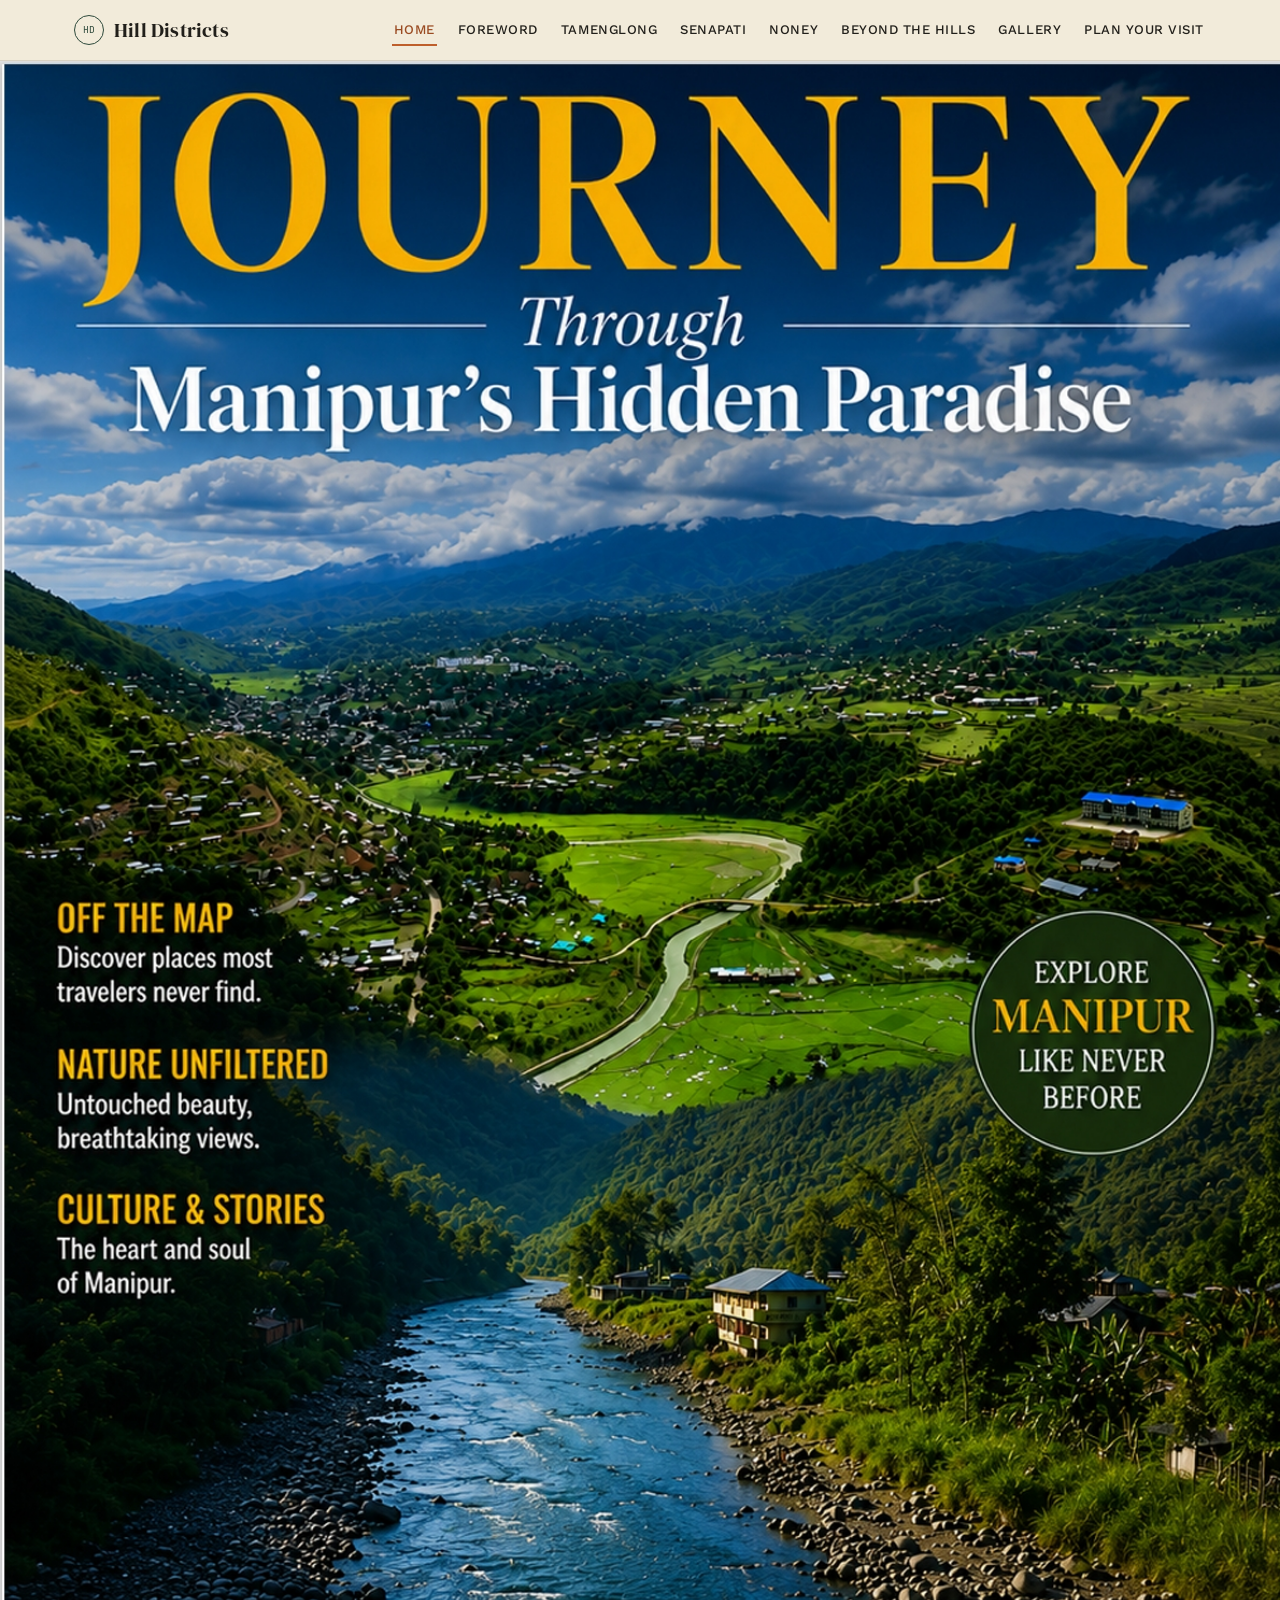
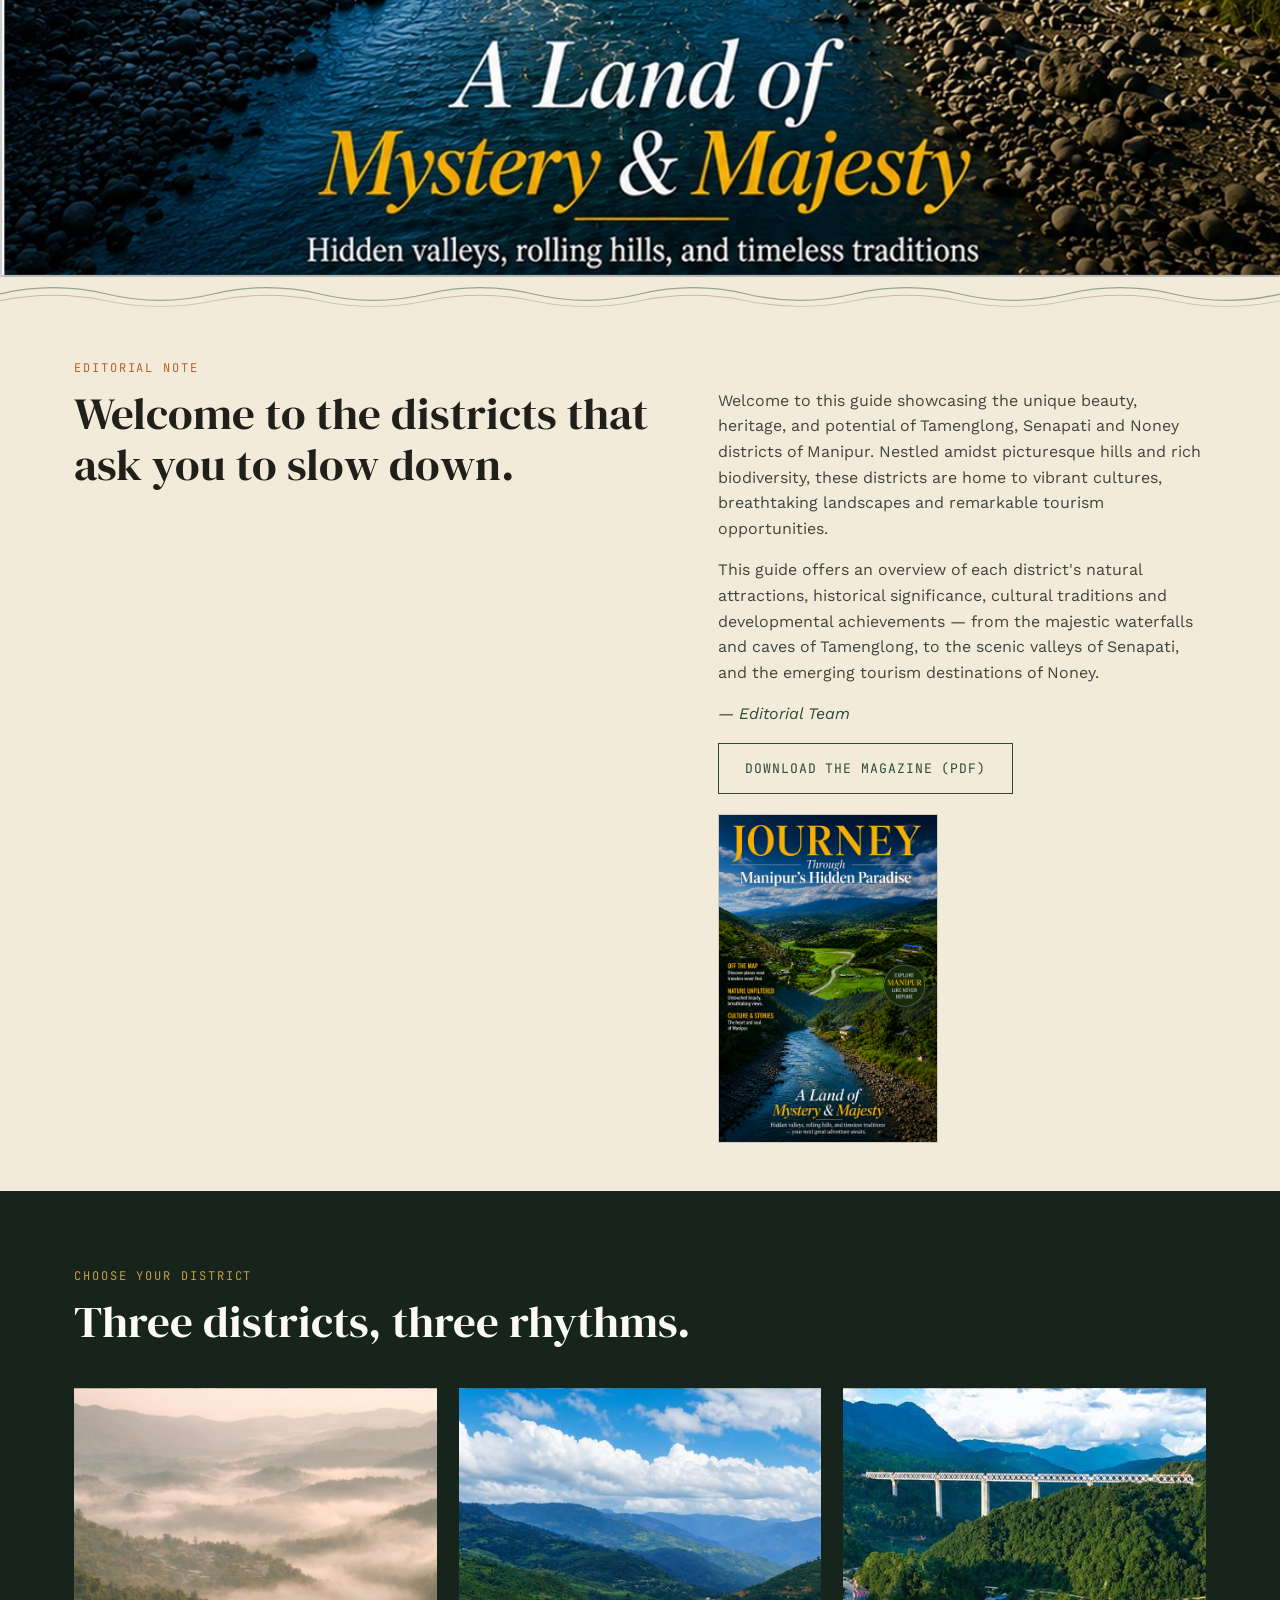
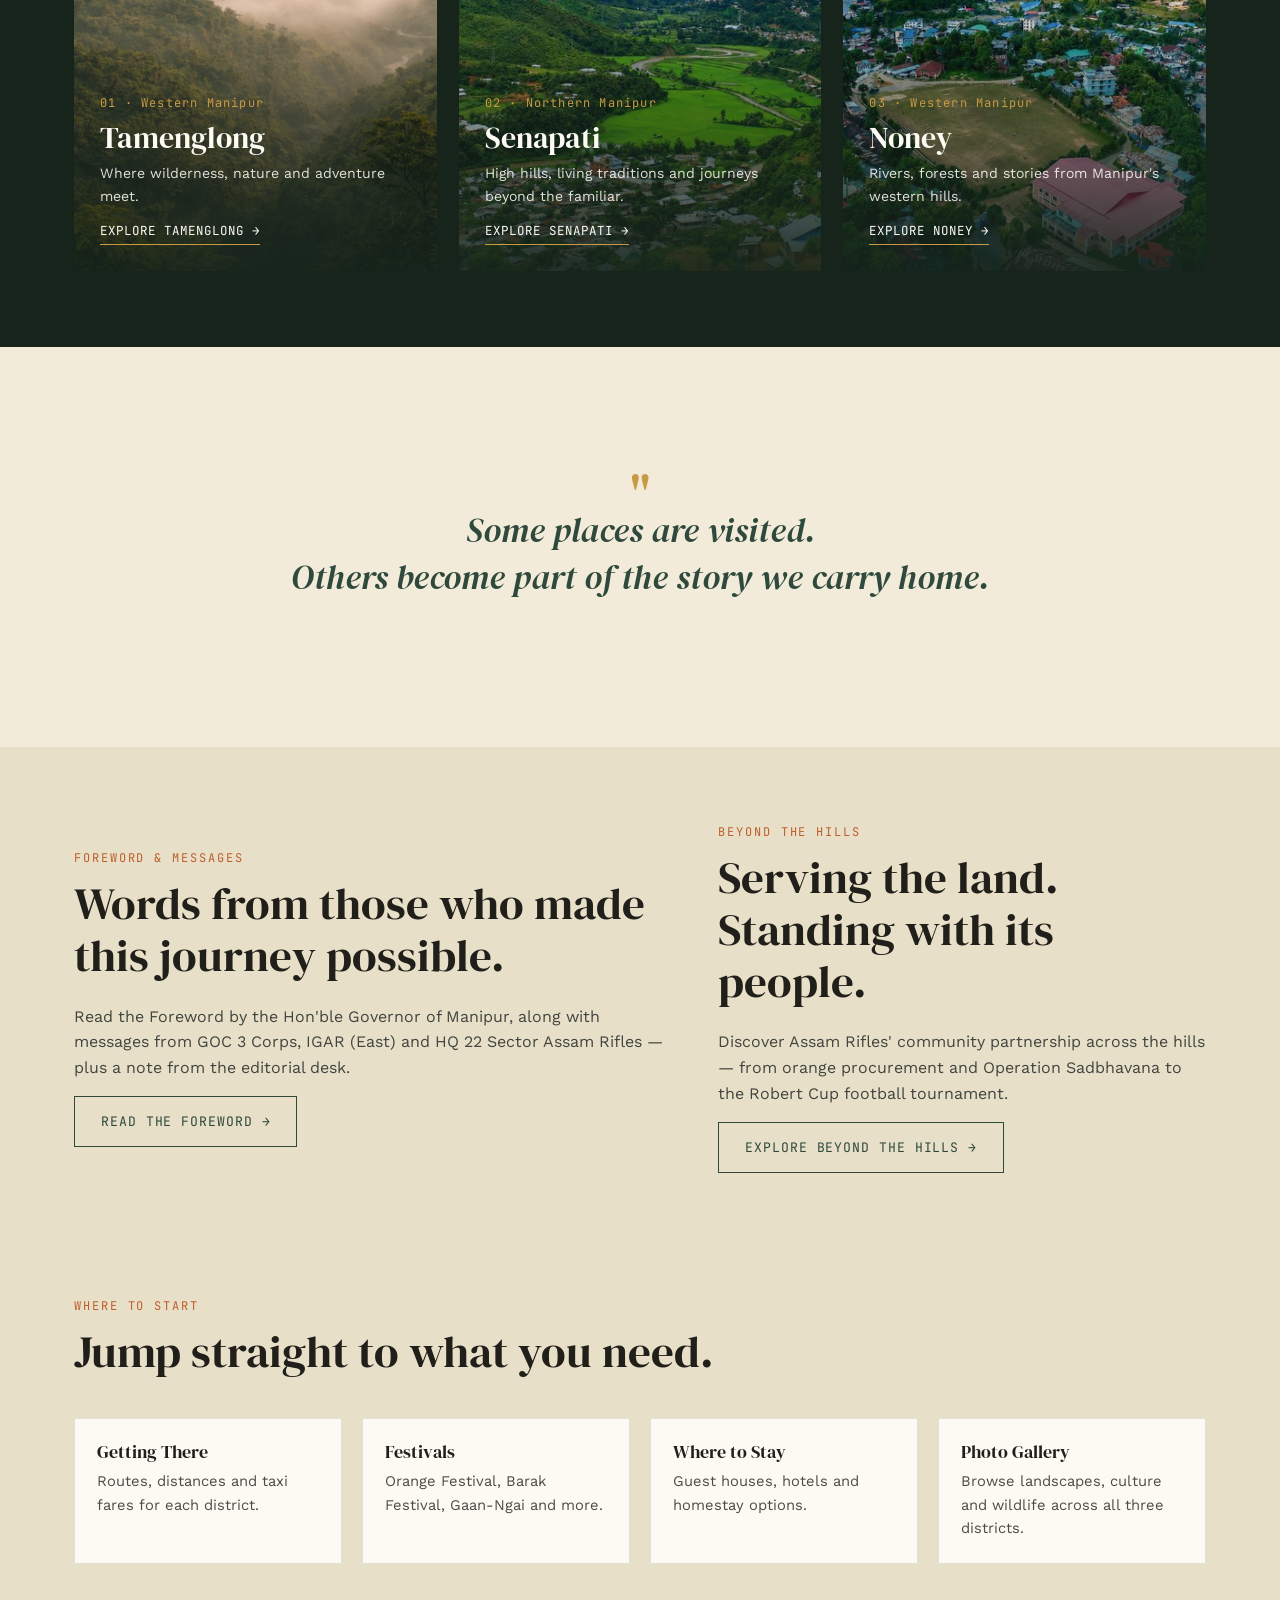
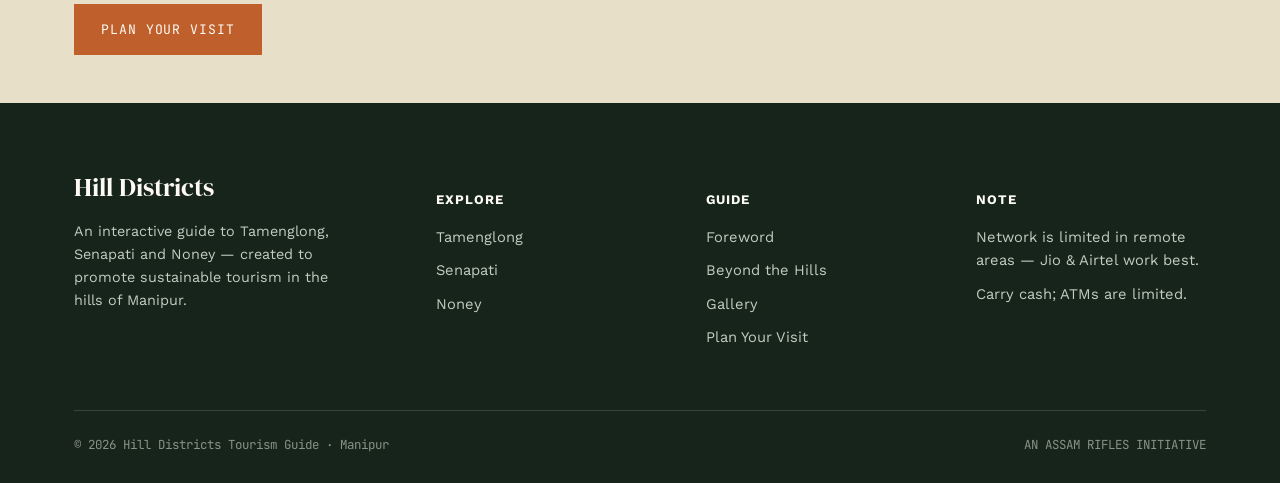
<file: index.html>
<!DOCTYPE html>
<html lang="en">
<head>
<meta charset="UTF-8">
<meta name="viewport" content="width=device-width, initial-scale=1.0">
<title>Tamenglong · Senapati · Noney — Hill Districts of Manipur</title>
<meta name="description" content="An interactive guide to Tamenglong, Senapati and Noney — the western and northern hill districts of Manipur. Waterfalls, valleys, festivals, tribes and travel essentials.">
<link rel="preconnect" href="https://fonts.googleapis.com">
<link rel="stylesheet" href="css/style.css">
</head>
<body>

<header class="topbar">
  <div class="topbar-inner">
    <a href="index.html" class="brand"><span class="mark">HD</span> Hill Districts</a>
    <nav class="nav-links" id="navLinks">
      <a href="index.html" class="active">Home</a>
      <a href="about.html">Foreword</a>
      <a href="tamenglong.html">Tamenglong</a>
      <a href="senapati.html">Senapati</a>
      <a href="noney.html">Noney</a>
      <a href="beyond-the-hills.html">Beyond the Hills</a>
      <a href="gallery.html">Gallery</a>
      <a href="plan-your-visit.html">Plan Your Visit</a>
    </nav>
    <button class="nav-toggle" aria-label="Toggle navigation" aria-expanded="false"><span></span></button>
  </div>
</header>
<img src="images/cover.jpeg" style="width: 100%;">


<svg class="contour" viewBox="0 0 1200 40" preserveAspectRatio="none" aria-hidden="true">
  <path d="M0 20 Q50 5 100 20 T200 20 T300 20 T400 20 T500 20 T600 20 T700 20 T800 20 T900 20 T1000 20 T1100 20 T1200 20" fill="none" stroke="currentColor" stroke-width="1.5" opacity="0.45"/>
  <path d="M0 28 Q50 15 100 28 T200 28 T300 28 T400 28 T500 28 T600 28 T700 28 T800 28 T900 28 T1000 28 T1100 28 T1200 28" fill="none" stroke="currentColor" stroke-width="1" opacity="0.28"/>
</svg>

<section class="section-tight">
  <div class="wrap">
    <span class="kicker">Editorial Note</span>
    <div class="grid-2">
      <div>
        <h2 class="section-title">Welcome to the districts that ask you to slow down.</h2>
      </div>
      <div>
<p class="section-intro">Welcome to this guide showcasing the unique beauty, heritage, and potential of Tamenglong, Senapati and Noney districts of Manipur. Nestled amidst picturesque hills and rich biodiversity, these districts are home to vibrant cultures, breathtaking landscapes and remarkable tourism opportunities.</p>
        <p class="section-intro">This guide offers an overview of each district's natural attractions, historical significance, cultural traditions and developmental achievements — from the majestic waterfalls and caves of Tamenglong, to the scenic valleys of Senapati, and the emerging tourism destinations of Noney.</p>
        

   
         <p class="section-intro" style="font-style:italic; color:var(--moss);">— Editorial Team</p>
        <a href="https://drive.google.com/file/d/1LbftGpK6m1PqzwpmZ2q13ZncwsDZtK9W/view?usp=sharing" target="_blank" class="btn btn-outline">Download the Magazine (PDF)</a>
          <img src="images/home-hero-cover.png" alt="Journey Through Manipur's Hidden Paradise — original magazine cover" style="margin-top:20px; border:1px solid rgba(33,31,26,.15); max-width:220px;">
        </a>
      </div>
    </div>
  </div>
</section>

<section class="section-alt">
  <div class="wrap">
    <span class="kicker">Choose Your District</span>
    <h2 class="section-title text-white mb-40">Three districts, three rhythms.</h2>
    <div class="district-picker">
      <a href="tamenglong.html" class="district-card" style="background-image:url('images/tam-hero-banner.png');">
        <span class="num">01 · Western Manipur</span>
        <h3>Tamenglong</h3>
        <p>Where wilderness, nature and adventure meet.</p>
        <span class="go">Explore Tamenglong →</span>
      </a>
      <a href="senapati.html" class="district-card" style="background-image:url('images/sen-hero-2.jpg');">
        <span class="num">02 · Northern Manipur</span>
        <h3>Senapati</h3>
        <p>High hills, living traditions and journeys beyond the familiar.</p>
        <span class="go">Explore Senapati →</span>
      </a>
      <a href="noney.html" class="district-card" style="background-image:url('images/non-hero-2.jpg');">
        <span class="num">03 · Western Manipur</span>
        <h3>Noney</h3>
        <p>Rivers, forests and stories from Manipur's western hills.</p>
        <span class="go">Explore Noney →</span>
      </a>
    </div>
  </div>
</section>

<section>
  <div class="wrap">
    <div class="pull-quote">
      <span class="quote-mark">"</span>
      <p>Some places are visited.</p>
      <p>Others become part of the story we carry home.</p>
    </div>
  </div>
</section>

<section class="section-parch2">
  <div class="wrap">
    <div class="grid-2" style="align-items:center;">
      <div>
        <span class="kicker">Foreword &amp; Messages</span>
        <h2 class="section-title">Words from those who made this journey possible.</h2>
        <p class="section-intro">Read the Foreword by the Hon'ble Governor of Manipur, along with messages from GOC 3 Corps, IGAR (East) and HQ 22 Sector Assam Rifles — plus a note from the editorial desk.</p>
        <a href="about.html" class="btn btn-outline">Read the Foreword →</a>
      </div>
      <div>
        <span class="kicker">Beyond the Hills</span>
        <h2 class="section-title">Serving the land. Standing with its people.</h2>
        <p class="section-intro">Discover Assam Rifles' community partnership across the hills — from orange procurement and Operation Sadbhavana to the Robert Cup football tournament.</p>
        <a href="beyond-the-hills.html" class="btn btn-outline">Explore Beyond the Hills →</a>
      </div>
    </div>
  </div>
</section>

<section class="section-parch2 section-tight">
  <div class="wrap">
    <span class="kicker">Where to Start</span>
    <h2 class="section-title mb-40">Jump straight to what you need.</h2>
    <div class="grid-4">
      <div class="info-card">
        <h4>Getting There</h4>
        <p>Routes, distances and taxi fares for each district.</p>
      </div>
      <div class="info-card">
        <h4>Festivals</h4>
        <p>Orange Festival, Barak Festival, Gaan-Ngai and more.</p>
      </div>
      <div class="info-card">
        <h4>Where to Stay</h4>
        <p>Guest houses, hotels and homestay options.</p>
      </div>
      <div class="info-card">
        <h4>Photo Gallery</h4>
        <p>Browse landscapes, culture and wildlife across all three districts.</p>
      </div>
    </div>
    <div class="mt-40">
      <a href="plan-your-visit.html" class="btn btn-solid">Plan Your Visit</a>
    </div>
  </div>
</section>

<footer>
  <div class="wrap">
    <div class="footer-grid">
      <div>
        <div class="footer-brand">Hill Districts</div>
        <p style="font-size:.9rem; max-width:280px;">An interactive guide to Tamenglong, Senapati and Noney — created to promote sustainable tourism in the hills of Manipur.</p>
      </div>
      <div>
        <h5>Explore</h5>
        <ul>
          <li><a href="tamenglong.html">Tamenglong</a></li>
          <li><a href="senapati.html">Senapati</a></li>
          <li><a href="noney.html">Noney</a></li>
        </ul>
      </div>
      <div>
        <h5>Guide</h5>
        <ul>
          <li><a href="about.html">Foreword</a></li>
          <li><a href="beyond-the-hills.html">Beyond the Hills</a></li>
          <li><a href="gallery.html">Gallery</a></li>
          <li><a href="plan-your-visit.html">Plan Your Visit</a></li>
        </ul>
      </div>
      <div>
        <h5>Note</h5>
        <ul>
          <li>Network is limited in remote areas — Jio &amp; Airtel work best.</li>
          <li>Carry cash; ATMs are limited.</li>
        </ul>
      </div>
    </div>
    <div class="footer-bottom">
      <span>© 2026 Hill Districts Tourism Guide · Manipur</span>
      <span>AN ASSAM RIFLES INITIATIVE</span>
    </div>
  </div>
</footer>

<script src="js/main.js"></script>
</body>
</html>
</file>
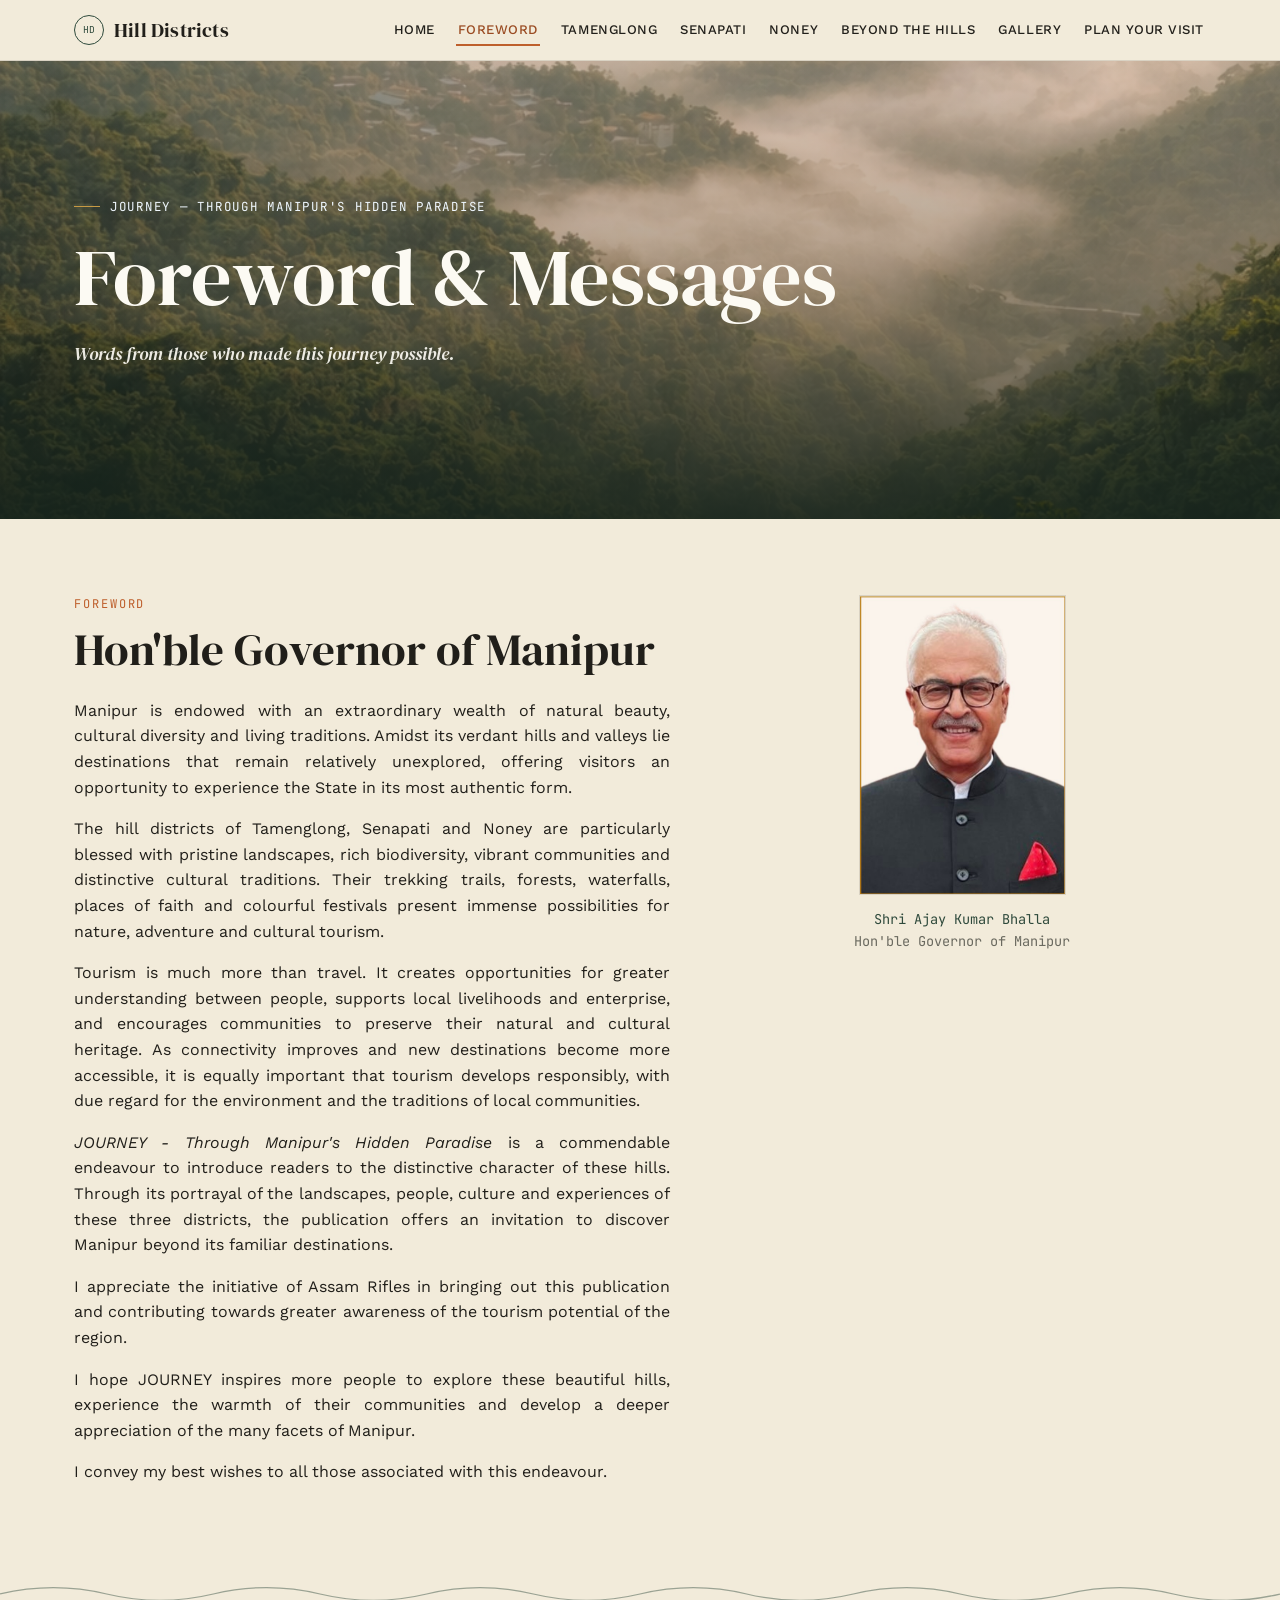
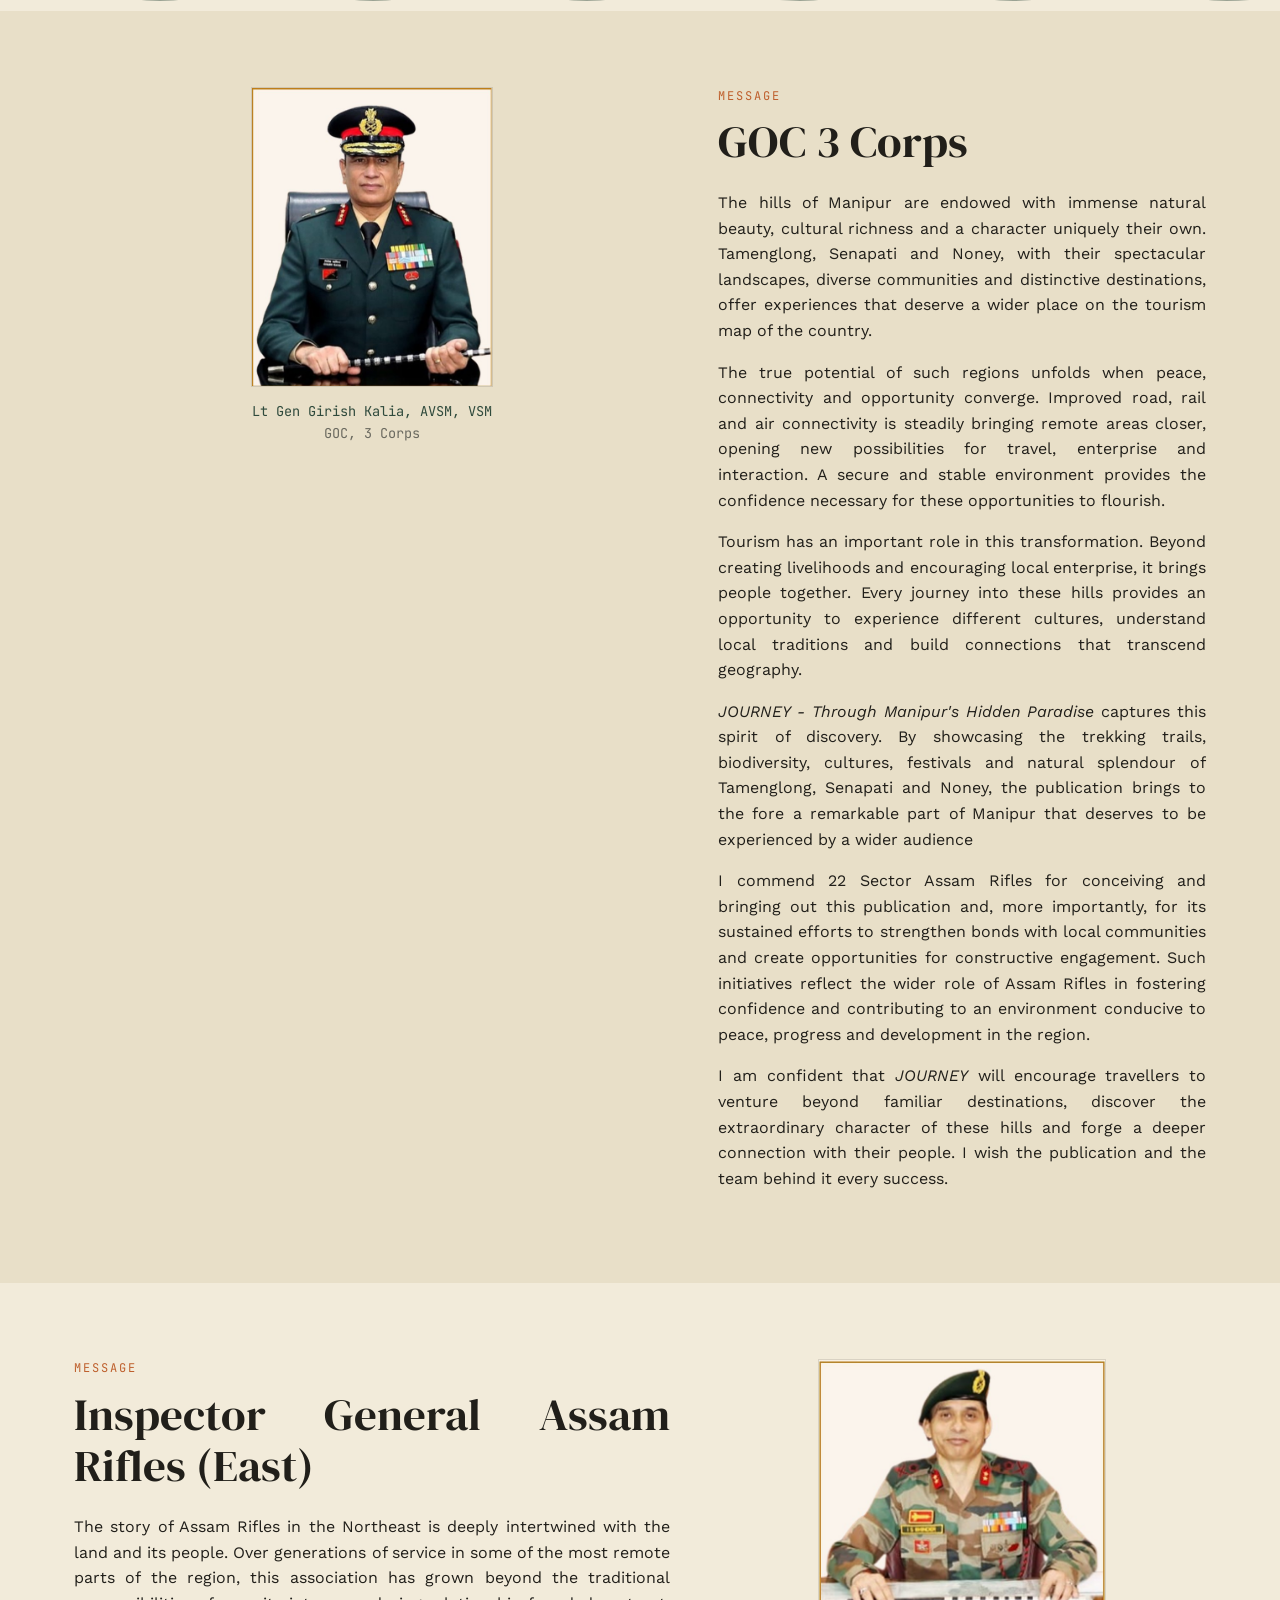
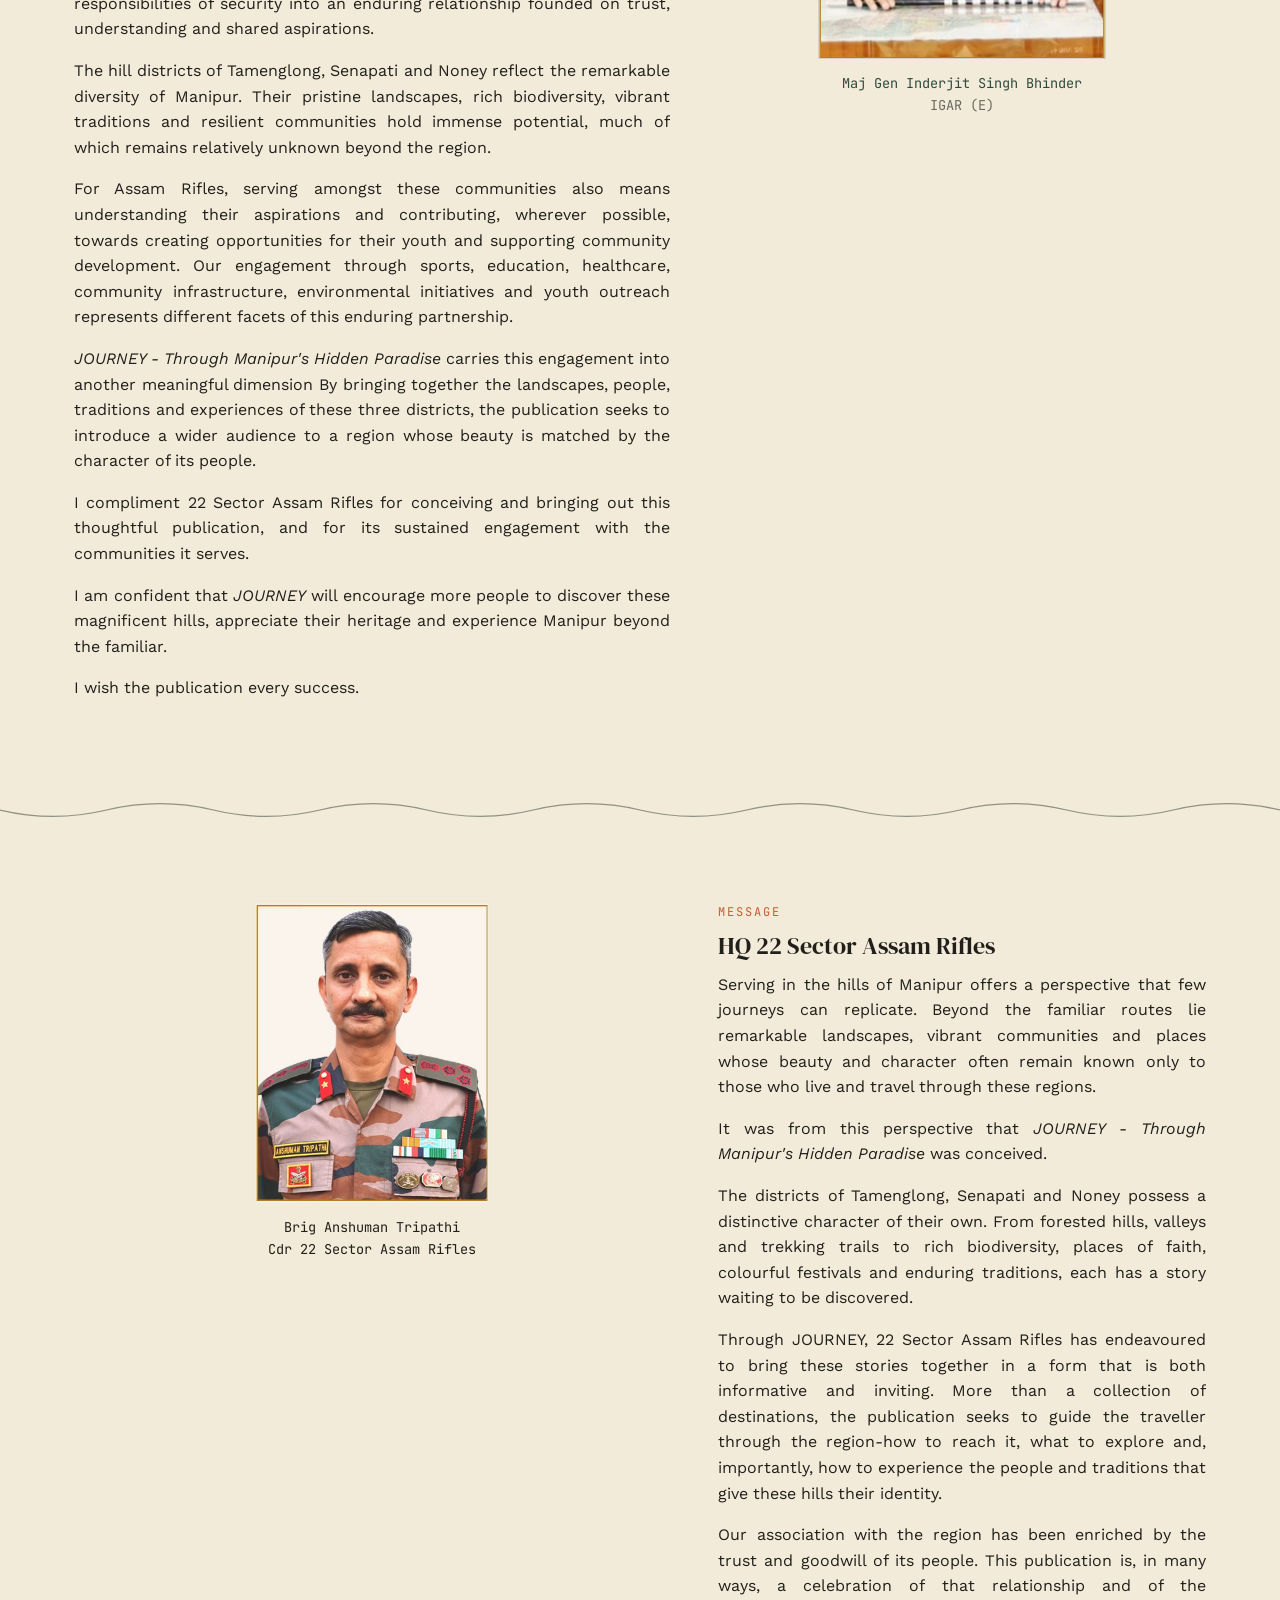
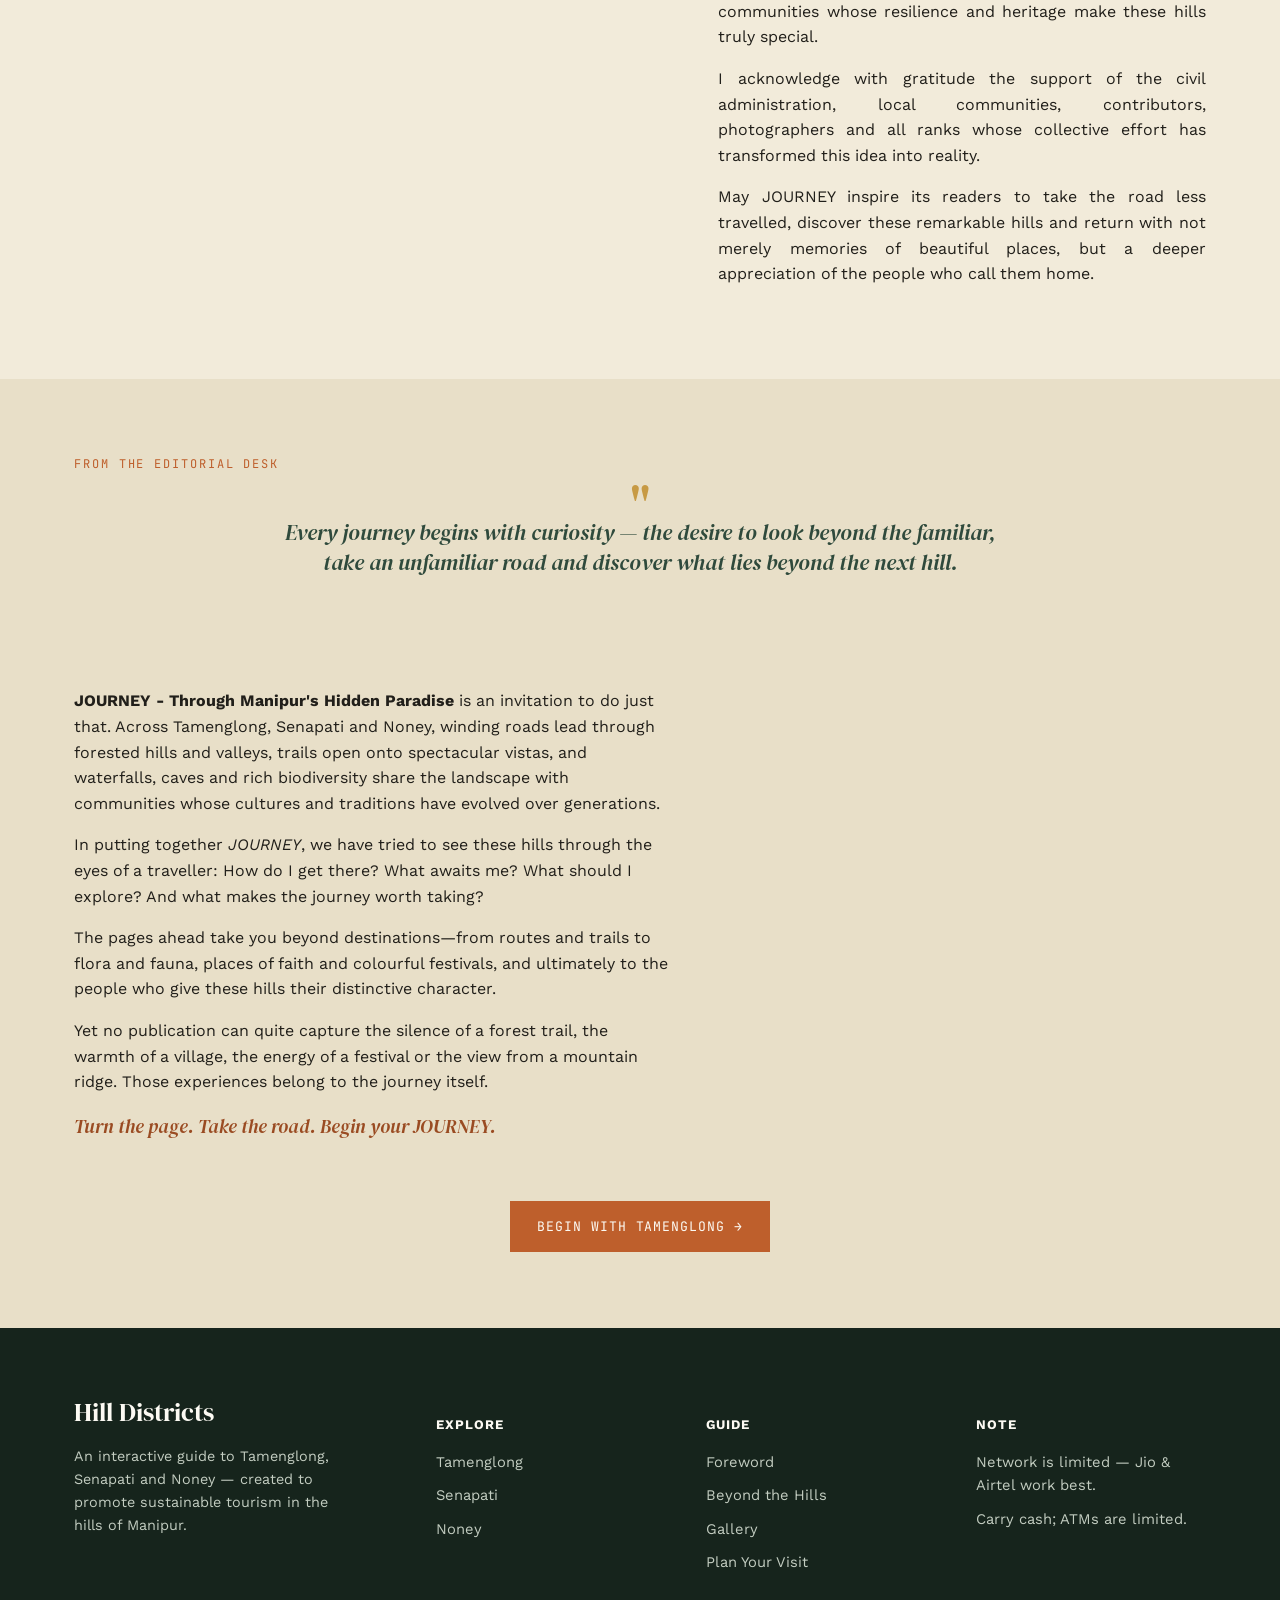
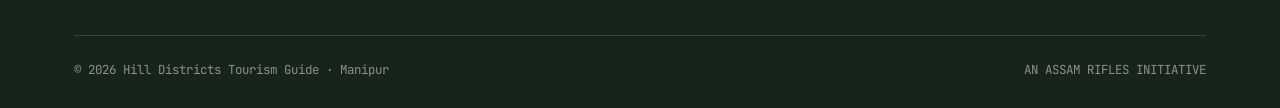
<file: about.html>
<!DOCTYPE html>
<html lang="en">
    <head>
        <meta charset="UTF-8">
        <meta name="viewport" content="width=device-width, initial-scale=1.0">
        <title>Foreword &amp; Messages | Hill Districts</title>
        <meta name="description" content="Foreword by the Governor of Manipur and messages from GOC 3 Corps, IGAR (East) and HQ 22 Sector Assam Rifles, plus a note from the editorial desk.">
        <link rel="stylesheet" href="css/style.css">
    </head>
    <body>
        <header class="topbar">
            <div class="topbar-inner">
                <a href="index.html" class="brand">
                    <span class="mark">HD</span> Hill Districts
                </a>
                <nav class="nav-links" id="navLinks">
                    <a href="index.html">Home</a>
                    <a href="about.html" class="active">Foreword</a>
                    <a href="tamenglong.html">Tamenglong</a>
                    <a href="senapati.html">Senapati</a>
                    <a href="noney.html">Noney</a>
                    <a href="beyond-the-hills.html">Beyond the Hills</a>
                    <a href="gallery.html">Gallery</a>
                    <a href="plan-your-visit.html">Plan Your Visit</a>
                </nav>
                <button class="nav-toggle" aria-label="Toggle navigation" aria-expanded="false">
                    <span></span>
                </button>
            </div>
        </header>
        <section class="hero small">
            <div class="hero-media" style="background-image:url('images/tam-hero-banner.png');"></div>
            <div class="hero-content">
                <span class="hero-eyebrow" style="color: aliceblue;">Journey — Through Manipur's Hidden Paradise</span>
                <h1>Foreword &amp; Messages</h1>
                <p class="lede">Words from those who made this journey possible.</p>
            </div>
        </section>
        <section>
            <div class="wrap">
                <div class="grid-2">
                    <div style="text-align: justify;">
                        <span class="kicker">Foreword</span>
                        <h2 class="section-title">Hon'ble Governor of Manipur</h2>
                        <p>Manipur is endowed with an extraordinary wealth of natural beauty, cultural diversity and living traditions. Amidst its verdant hills and valleys lie destinations that remain relatively unexplored, offering visitors an opportunity to experience the State in its most authentic form.</p>
                        <p>The hill districts of Tamenglong, Senapati and Noney are particularly blessed with pristine landscapes, rich biodiversity, vibrant communities and distinctive cultural traditions. Their trekking trails, forests, waterfalls, places of faith and colourful festivals present immense possibilities for nature, adventure and cultural tourism.</p>
                        <p>Tourism is much more than travel. It creates opportunities for greater understanding between people, supports local livelihoods and enterprise, and encourages communities to preserve their natural and cultural heritage. As connectivity improves and new destinations become more accessible, it is equally important that tourism develops responsibly, with due regard for the environment and the traditions of local communities.</p>
                        <p>
                            <em>JOURNEY - Through Manipur's Hidden Paradise</em> is a commendable endeavour to introduce readers to the distinctive character of these hills. Through its portrayal of the landscapes, people, culture and experiences of these three districts, the publication offers an invitation to discover Manipur beyond its familiar destinations.
                        </p>
                        <p>I appreciate the initiative of Assam Rifles in bringing out this publication and contributing towards greater awareness of the tourism potential of the region.</p>
                        <p>I hope JOURNEY inspires more people to explore these beautiful hills, experience the warmth of their communities and develop a deeper appreciation of the many facets of Manipur.</p>
                        <p>I convey my best wishes to all those associated with this endeavour.</p>
                    </div>
                    <div>
                        <img src="images/gov-manipur-portrait.jpg" alt="Shri Ajay Kumar Bhalla, Hon'ble Governor of Manipur" style="border:1px solid rgba(33,31,26,.12); margin:0 auto;  height: 300px;">
                        <p style="text-align:center; font-family:var(--font-mono); font-size:.85rem; margin-top:14px; color:var(--moss);">Shri Ajay Kumar Bhalla
                            <br>
                            <span style="color:#6b6a60;">Hon'ble Governor of Manipur</span>
                        </p>
                    </div>
                </div>
            </div>
        </section>
        <svg
            class="contour"
            viewBox="0 0 1200 40"
            preserveAspectRatio="none"
            aria-hidden="true"
        >
            <path
                d="M0 20 Q50 5 100 20 T200 20 T300 20 T400 20 T500 20 T600 20 T700 20 T800 20 T900 20 T1000 20 T1100 20 T1200 20"
                fill="none"
                stroke="currentColor"
                stroke-width="1.5"
                opacity="0.45"
            />
        </svg>
        <section class="section-parch2">
            <div class="wrap">
                <div class="grid-2">
                    <div class="center" style="order:0;">
                        <img src="images/goc_3corps.jpg" alt="Lt Gen Girish Kalia, AVSM, VSM, GOC 3 Corps" style="border:1px solid rgba(33,31,26,.12); margin:0 auto;  height: 300px;">
                        <p style="text-align:center; font-family:var(--font-mono); font-size:.85rem; margin-top:14px; color:var(--moss);">Lt Gen Girish Kalia, AVSM, VSM
                            <br>
                            <span style="color:#6b6a60;">GOC, 3 Corps</span>
                        </p>
                    </div>
                    <div style="text-align: justify;">
                        <span class="kicker">Message</span>
                        <h2 class="section-title">GOC 3 Corps</h2>
                        <p>The hills of Manipur are endowed with immense natural beauty, cultural richness and a character uniquely their own. Tamenglong, Senapati and Noney, with their spectacular landscapes, diverse communities and distinctive destinations, offer experiences that deserve a wider place on the tourism map of the country.</p>
                        <p>The true potential of such regions unfolds when peace, connectivity and opportunity converge. Improved road, rail and air connectivity is steadily bringing remote areas closer, opening new possibilities for travel, enterprise and interaction. A secure and stable environment provides the confidence necessary for these opportunities to flourish.</p>
                        <p>Tourism has an important role in this transformation. Beyond creating livelihoods and encouraging local enterprise, it brings people together. Every journey into these hills provides an opportunity to experience different cultures, understand local traditions and build connections that transcend geography.</p>
                        <p>
                            <em>JOURNEY - Through Manipur's Hidden Paradise</em>
                            captures this
spirit of discovery. By showcasing the trekking trails,
biodiversity, cultures, festivals and natural splendour of
Tamenglong, Senapati and Noney, the publication brings to
the fore a remarkable part of Manipur that deserves to be
experienced by a wider audience
                        </p>
                        <p>
                            I commend 22 Sector Assam Rifles for conceiving and bringing out this publication and, more importantly, for its sustained efforts to strengthen bonds with local communities and create opportunities for constructive engagement. Such initiatives reflect the wider role of Assam
Rifles in fostering confidence and contributing to an
environment conducive to peace, progress and development
in the region.
                        </p>
                        <p>I am confident that
                            <em>JOURNEY</em> will encourage travellers to venture beyond familiar destinations, discover the extraordinary character of these hills and forge a deeper connection with their people. I wish the publication and the team behind it every success.
                        </p>
                    </div>
                </div>
            </div>
        </section>
        <section>
            <div class="wrap">
                <div class="grid-2">
                    <div style="text-align: justify;">
                        <span class="kicker">Message</span>
                        <h2 class="section-title">Inspector General Assam Rifles (East)</h2>
                        <p>The story of Assam Rifles in the Northeast is deeply intertwined with the land and its people. Over generations of service in some of the most remote parts of the region, this association has grown beyond the traditional responsibilities of security into an enduring relationship founded on trust, understanding and shared aspirations.</p>
                        <p>The hill districts of Tamenglong, Senapati and Noney reflect the remarkable diversity of Manipur. Their pristine landscapes, rich biodiversity, vibrant traditions and resilient communities hold immense potential, much of which remains relatively unknown beyond the region.</p>
                        <p>For Assam Rifles, serving amongst these communities also means understanding their aspirations and contributing, wherever possible, towards creating opportunities for their youth and supporting community development. Our engagement through sports, education, healthcare, community infrastructure, environmental initiatives and youth outreach represents different facets of this enduring partnership.</p>
                        <p>
                            <em>JOURNEY - Through Manipur's Hidden Paradise</em>
                            carries this engagement into another meaningful dimension By
bringing together the landscapes, people, traditions and
experiences of these three districts, the publication seeks to
introduce a wider audience to a region whose beauty is
matched by the character of its people.
                        </p>
                        <p>
                            I compliment 22 Sector Assam Rifles for conceiving and
bringing out this thoughtful publication, and for its
sustained engagement with the communities it serves.
                        </p>
                        <p>I am confident that
                            <em>JOURNEY</em> will encourage more people to discover these magnificent hills, appreciate their heritage and experience Manipur beyond the familiar.
                        </p>
                        <p>I wish the publication every success.</p>
                    </div>
                    <div class="center">
                        <img src="images/igar_east.jpg" alt="Maj Gen Inderjit Singh Bhinder, IGAR (E)" style="border:1px solid rgba(33,31,26,.12); margin:0 auto;  height: 300px;">
                        <p style="text-align:center; font-family:var(--font-mono); font-size:.85rem; margin-top:14px; color:var(--moss);">Maj Gen Inderjit Singh Bhinder
                            <br>
                            <span style="color:#6b6a60;">IGAR (E)</span>
                        </p>
                    </div>
                </div>
            </div>
        </section>
        <svg
            class="contour flip"
            viewBox="0 0 1200 40"
            preserveAspectRatio="none"
            aria-hidden="true"
            style="color:var(--canopy);"
        >
            <path
                d="M0 20 Q50 5 100 20 T200 20 T300 20 T400 20 T500 20 T600 20 T700 20 T800 20 T900 20 T1000 20 T1100 20 T1200 20"
                fill="none"
                stroke="currentColor"
                stroke-width="1.5"
                opacity="0.45"
            />
        </svg>
        <section>
            <div class="wrap">
                <div class="grid-2">
                    <div class="center">
                        <img src="images/cdr_22sect.jpg" alt="Brig Anshuman Tripathi, Cdr 22 Sector Assam Rifles" style="border:1px solid rgba(252,250,243,.2); margin:0 auto; height: 300px;">
                        <p style="text-align:center; font-family:var(--font-mono); font-size:.85rem; margin-top:14px;">Brig Anshuman Tripathi
                            <br>
                            <span>Cdr 22 Sector Assam Rifles</span>
                        </p>
                    </div>
                    <div style="text-align: justify;">
                        <span class="kicker">Message</span>
                        <h2>HQ 22 Sector Assam Rifles</h2>
                        <p>Serving in the hills of Manipur offers a perspective that few journeys can replicate. Beyond the familiar routes lie remarkable landscapes, vibrant communities and places whose beauty and character often remain known only to those who live and travel through these regions.</p> 
                        <p>It was from this perspective that <em>JOURNEY - Through Manipur's Hidden Paradise</em> was conceived.</p>
                        <p>The districts of Tamenglong, Senapati and Noney possess a distinctive character of their own. From forested hills, valleys and trekking trails to rich biodiversity, places of faith, colourful festivals and enduring traditions, each has a story waiting to be discovered.</p>
                        <p>Through JOURNEY, 22 Sector Assam Rifles has endeavoured to bring these stories together in a form that is both informative and inviting. More than a collection of
destinations, the publication seeks to guide the traveller
through the region-how to reach it, what to explore and,
importantly, how to experience the people and traditions that
give these hills their identity.</p>
<p>Our association with the region has been enriched by the
trust and goodwill of its people. This publication is, in many
ways, a celebration of that relationship and of the
communities whose resilience and heritage make these hills
truly special.</p>
                        <p>I acknowledge with gratitude the support of the civil administration, local communities, contributors, photographers and all ranks whose collective effort has transformed this idea into reality.</p>
                        <p>May JOURNEY inspire its readers to take the road less travelled, discover these remarkable hills and return with not merely memories of beautiful places, but a deeper appreciation of the people who call them home.</p>
                    </div>
                </div>
            </div>
        </section>
        <section class="section-parch2">
            <div class="wrap">
                <span class="kicker">From the Editorial Desk</span>
                <div class="pull-quote" style="padding-top:20px;">
                    <span class="quote-mark">"</span>
                    <p style="font-size:1.35rem;">Every journey begins with curiosity — the desire to look beyond the familiar, take an unfamiliar road and discover what lies beyond the next hill.</p>
                </div>
                <div class="grid-2 mt-40">
                    <div>
                        <p>
      <strong>JOURNEY - Through Manipur's Hidden Paradise</strong> is an invitation to do just that.
      Across Tamenglong, Senapati and Noney, winding roads lead through forested hills and valleys,
      trails open onto spectacular vistas, and waterfalls, caves and rich biodiversity share the
      landscape with communities whose cultures and traditions have evolved over generations.
    </p>

    <p>
      In putting together <em>JOURNEY</em>, we have tried to see these hills through the eyes of a traveller:
      How do I get there? What awaits me? What should I explore? And what makes the journey worth taking?
    </p>

    <p>
      The pages ahead take you beyond destinations—from routes and trails to flora and fauna,
      places of faith and colourful festivals, and ultimately to the people who give these hills
      their distinctive character.
    </p>

    <p>
      Yet no publication can quite capture the silence of a forest trail, the warmth of a village,
      the energy of a festival or the view from a mountain ridge. Those experiences belong to the journey itself.
    </p><p style="font-family:var(--font-display); font-style:italic; color:var(--rust-dark); font-size:1.2rem;">Turn the page. Take the road. Begin your JOURNEY.</p>
                    </div>
                </div>
                <div class="center mt-40">
                    <a href="tamenglong.html" class="btn btn-solid">Begin with Tamenglong →</a>
                </div>
            </div>
        </section>
        <footer>
            <div class="wrap">
                <div class="footer-grid">
                    <div>
                        <div class="footer-brand">Hill Districts</div>
                        <p style="font-size:.9rem; max-width:280px;">An interactive guide to Tamenglong, Senapati and Noney — created to promote sustainable tourism in the hills of Manipur.</p>
                    </div>
                    <div>
                        <h5>Explore</h5>
                        <ul>
                            <li>
                                <a href="tamenglong.html">Tamenglong</a>
                            </li>
                            <li>
                                <a href="senapati.html">Senapati</a>
                            </li>
                            <li>
                                <a href="noney.html">Noney</a>
                            </li>
                        </ul>
                    </div>
                    <div>
                        <h5>Guide</h5>
                        <ul>
                            <li>
                                <a href="about.html">Foreword</a>
                            </li>
                            <li>
                                <a href="beyond-the-hills.html">Beyond the Hills</a>
                            </li>
                            <li>
                                <a href="gallery.html">Gallery</a>
                            </li>
                            <li>
                                <a href="plan-your-visit.html">Plan Your Visit</a>
                            </li>
                        </ul>
                    </div>
                    <div>
                        <h5>Note</h5>
                        <ul>
                            <li>Network is limited — Jio &amp; Airtel work best.</li>
                            <li>Carry cash; ATMs are limited.</li>
                        </ul>
                    </div>
                </div>
                <div class="footer-bottom">
                    <span>© 2026 Hill Districts Tourism Guide · Manipur</span>
                    <span>AN ASSAM RIFLES INITIATIVE</span>
                </div>
            </div>
        </footer>
        <script src="js/main.js"></script>
    </body>
</html>
</file>
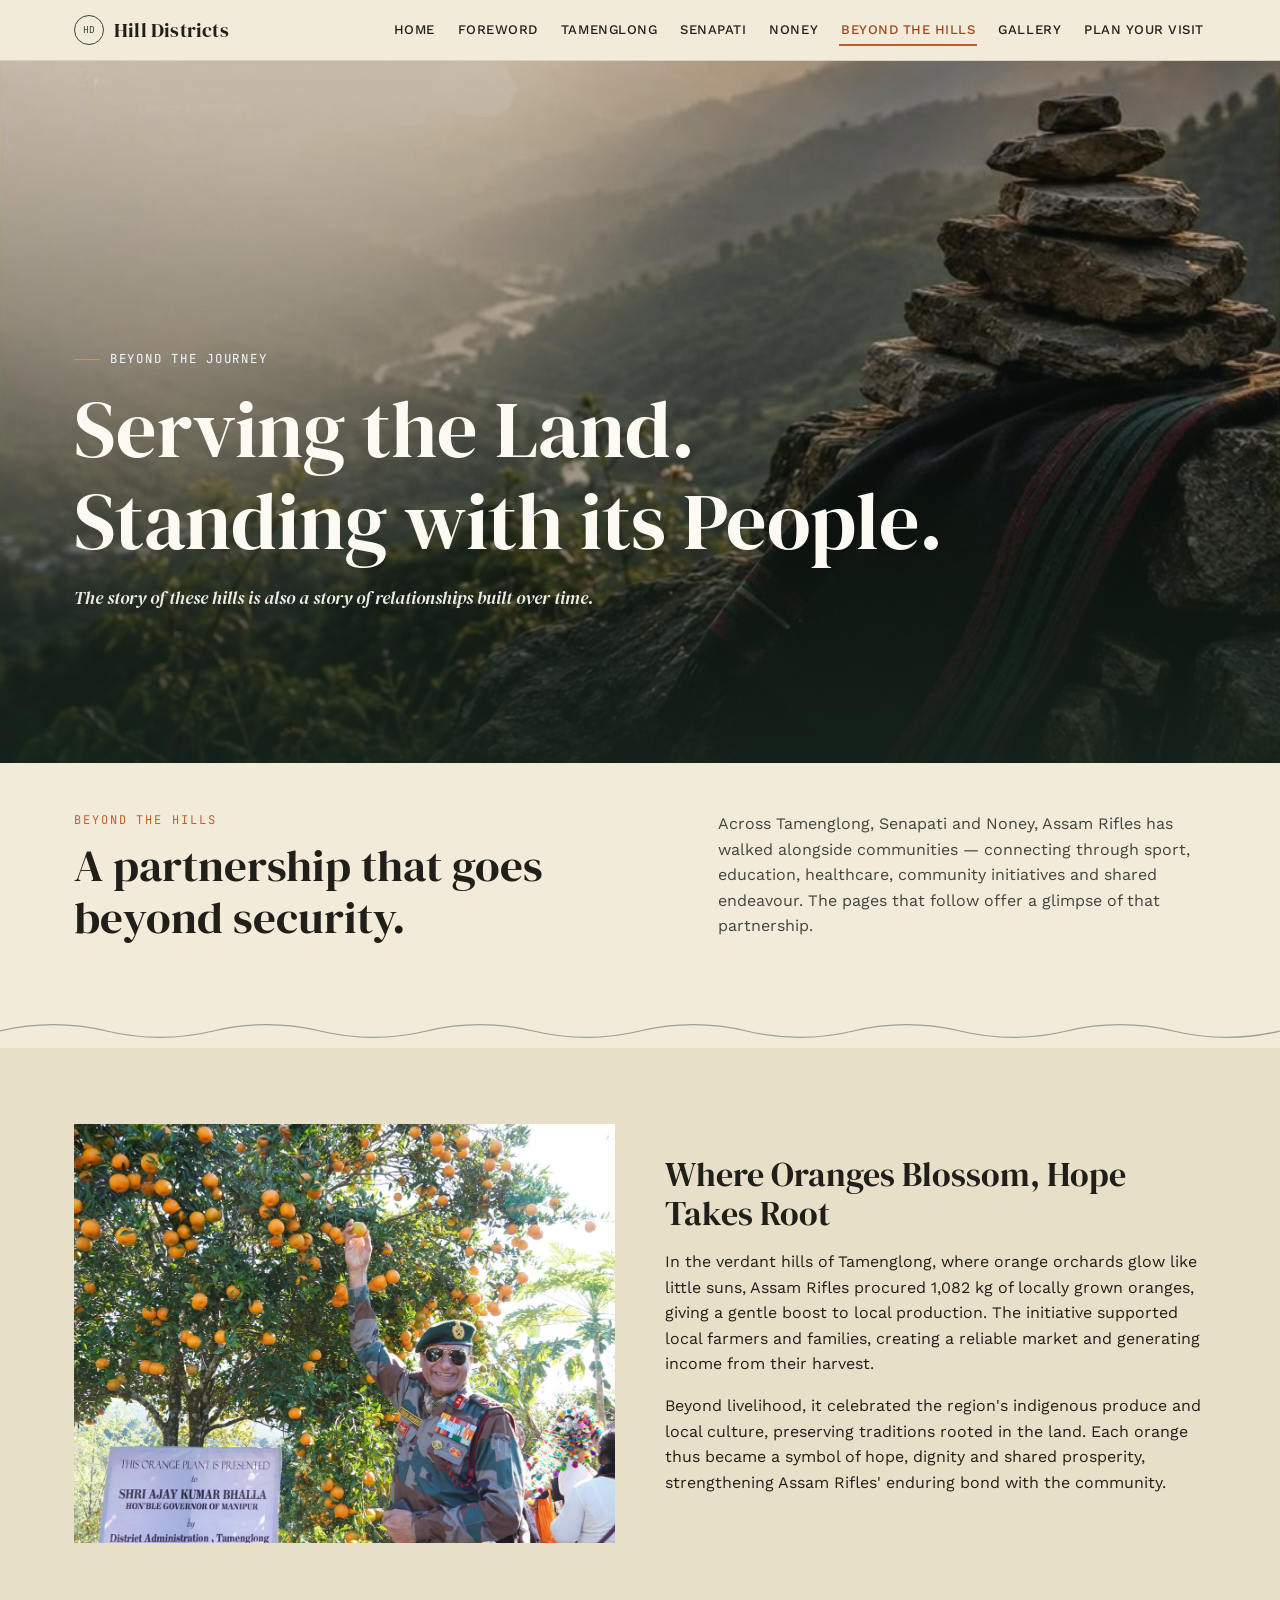
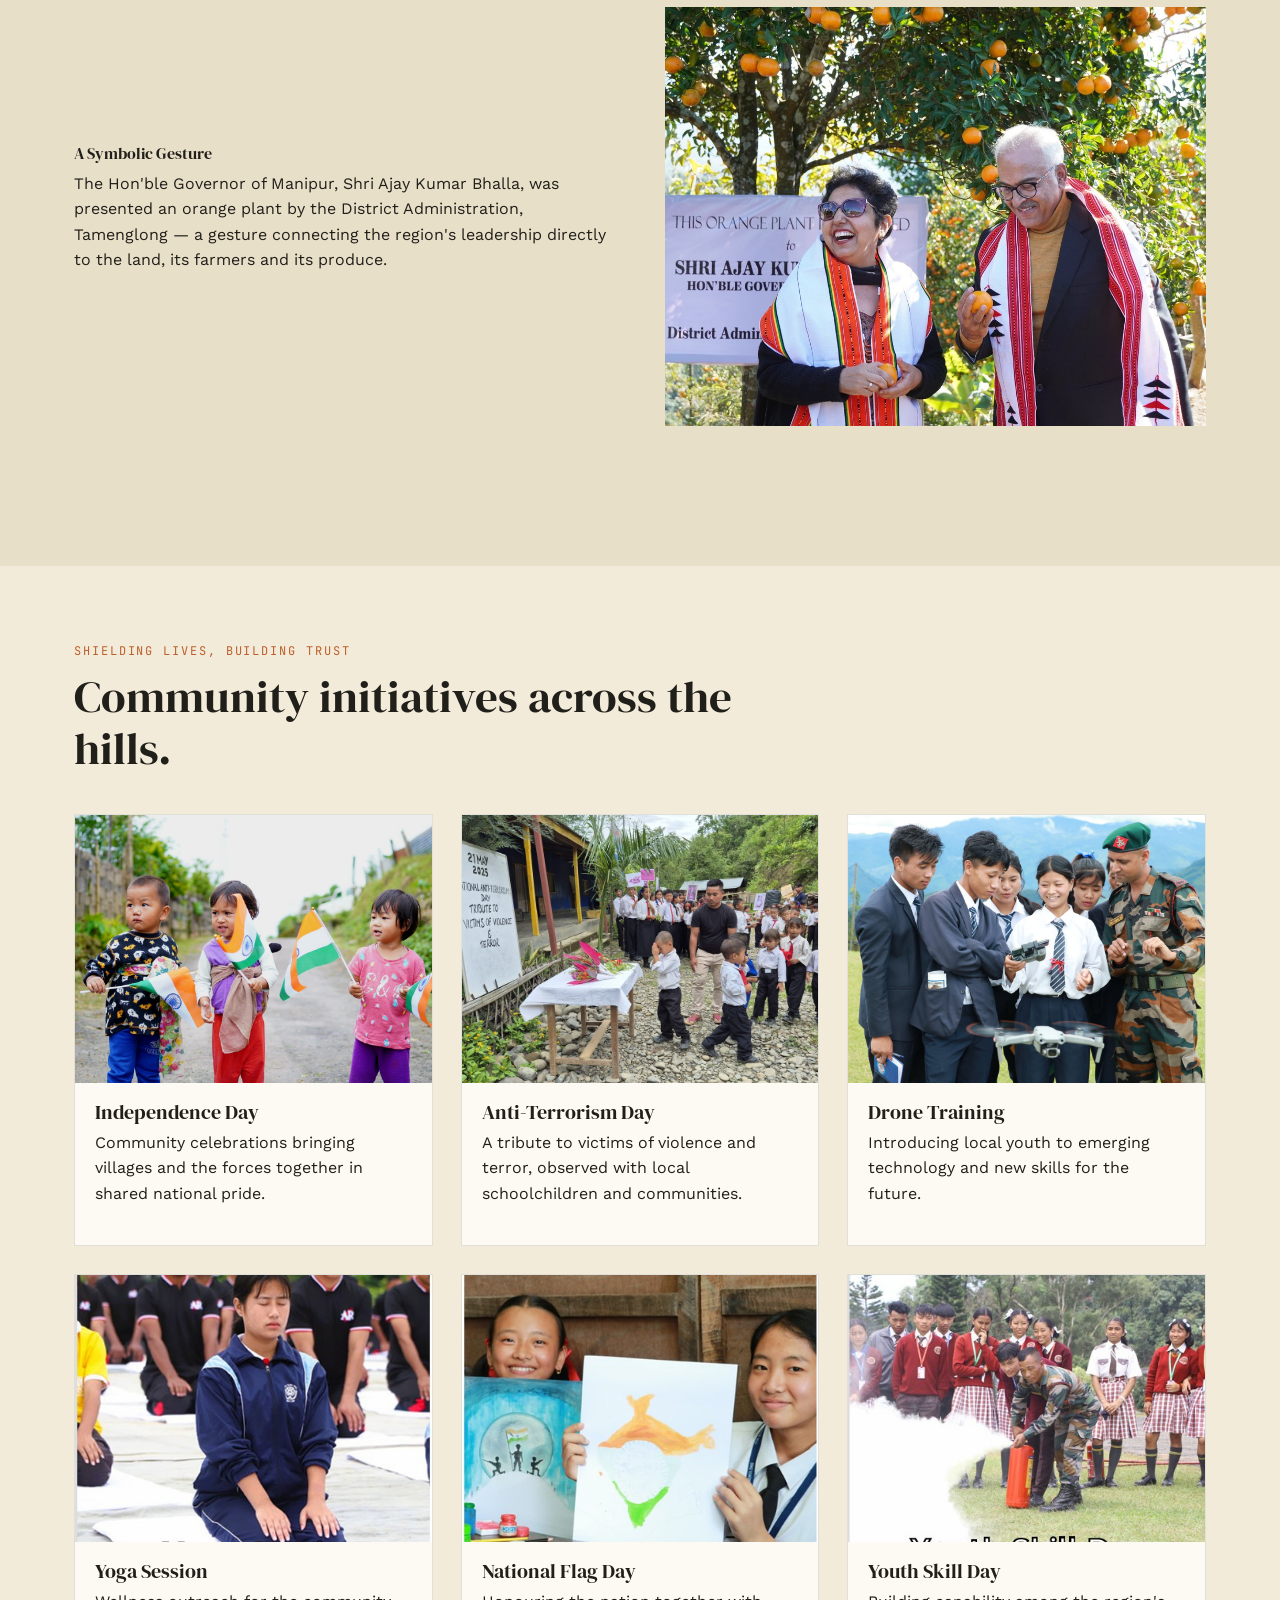
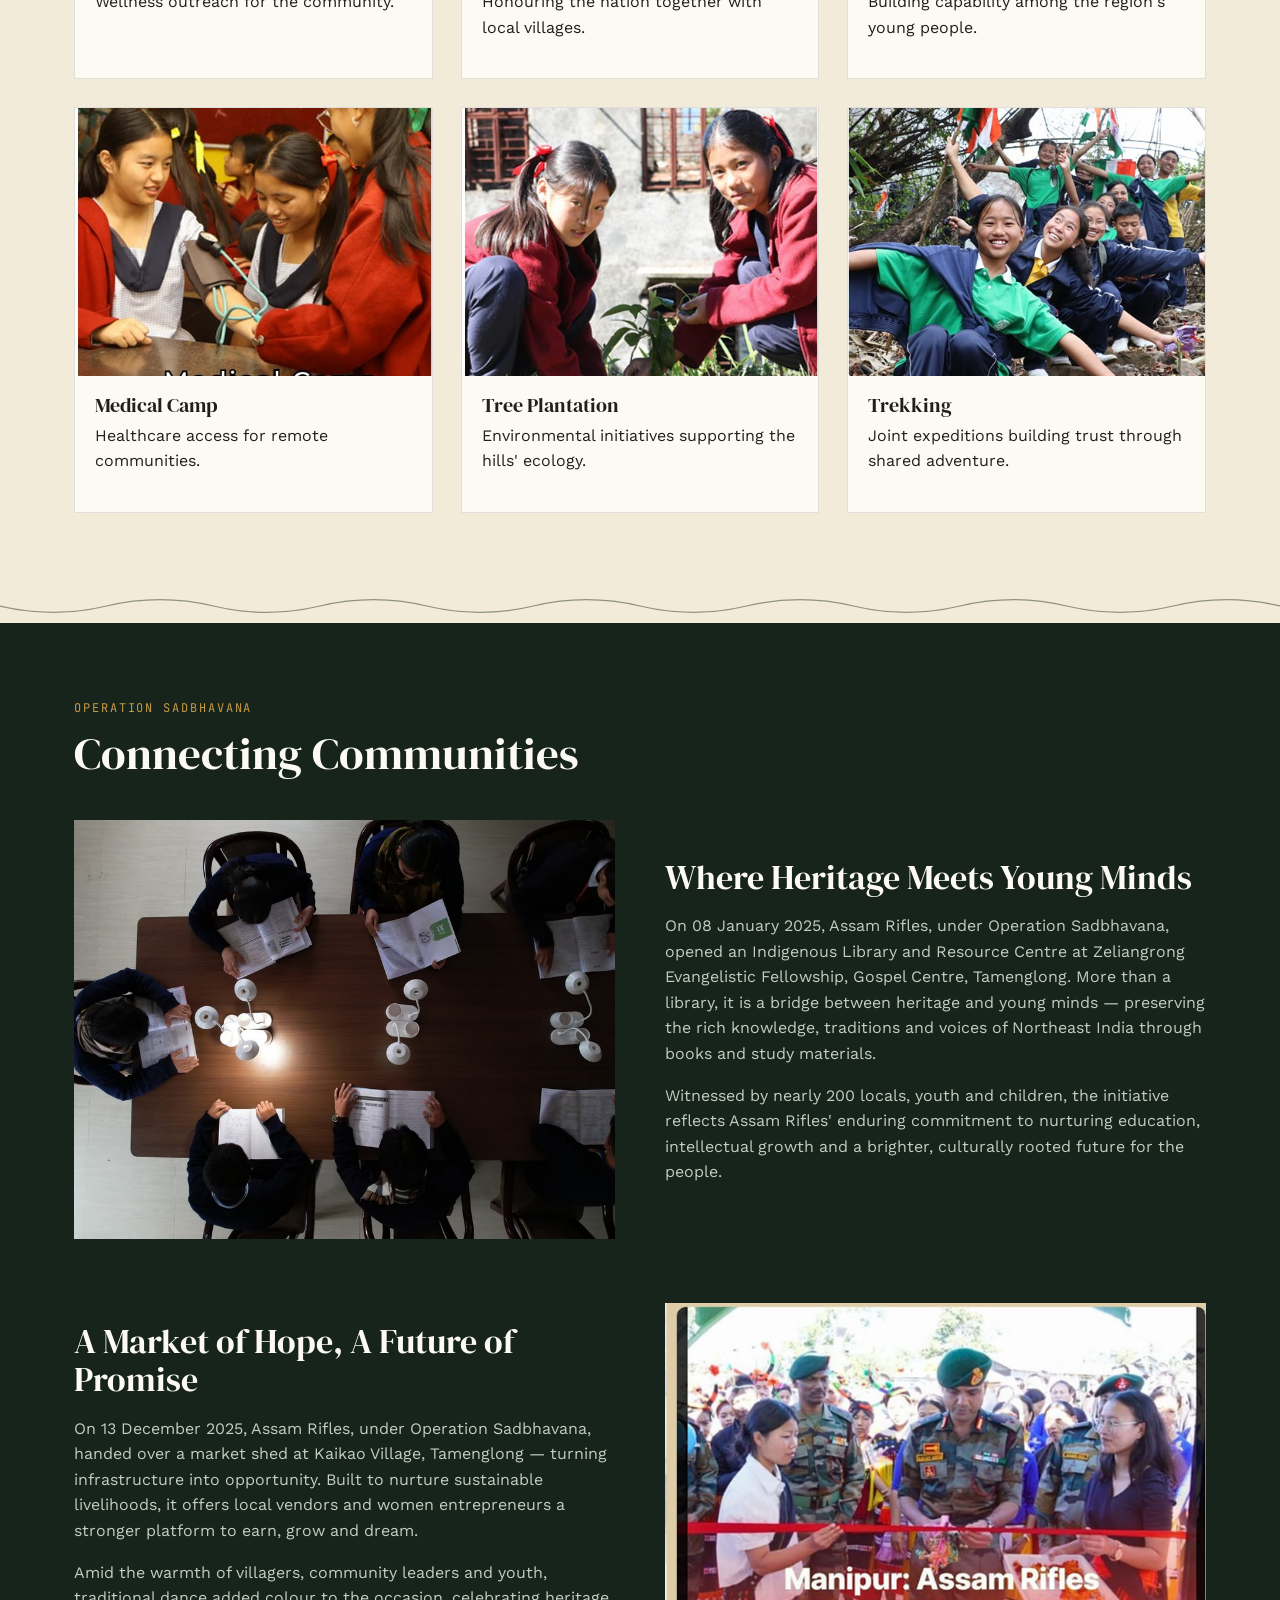
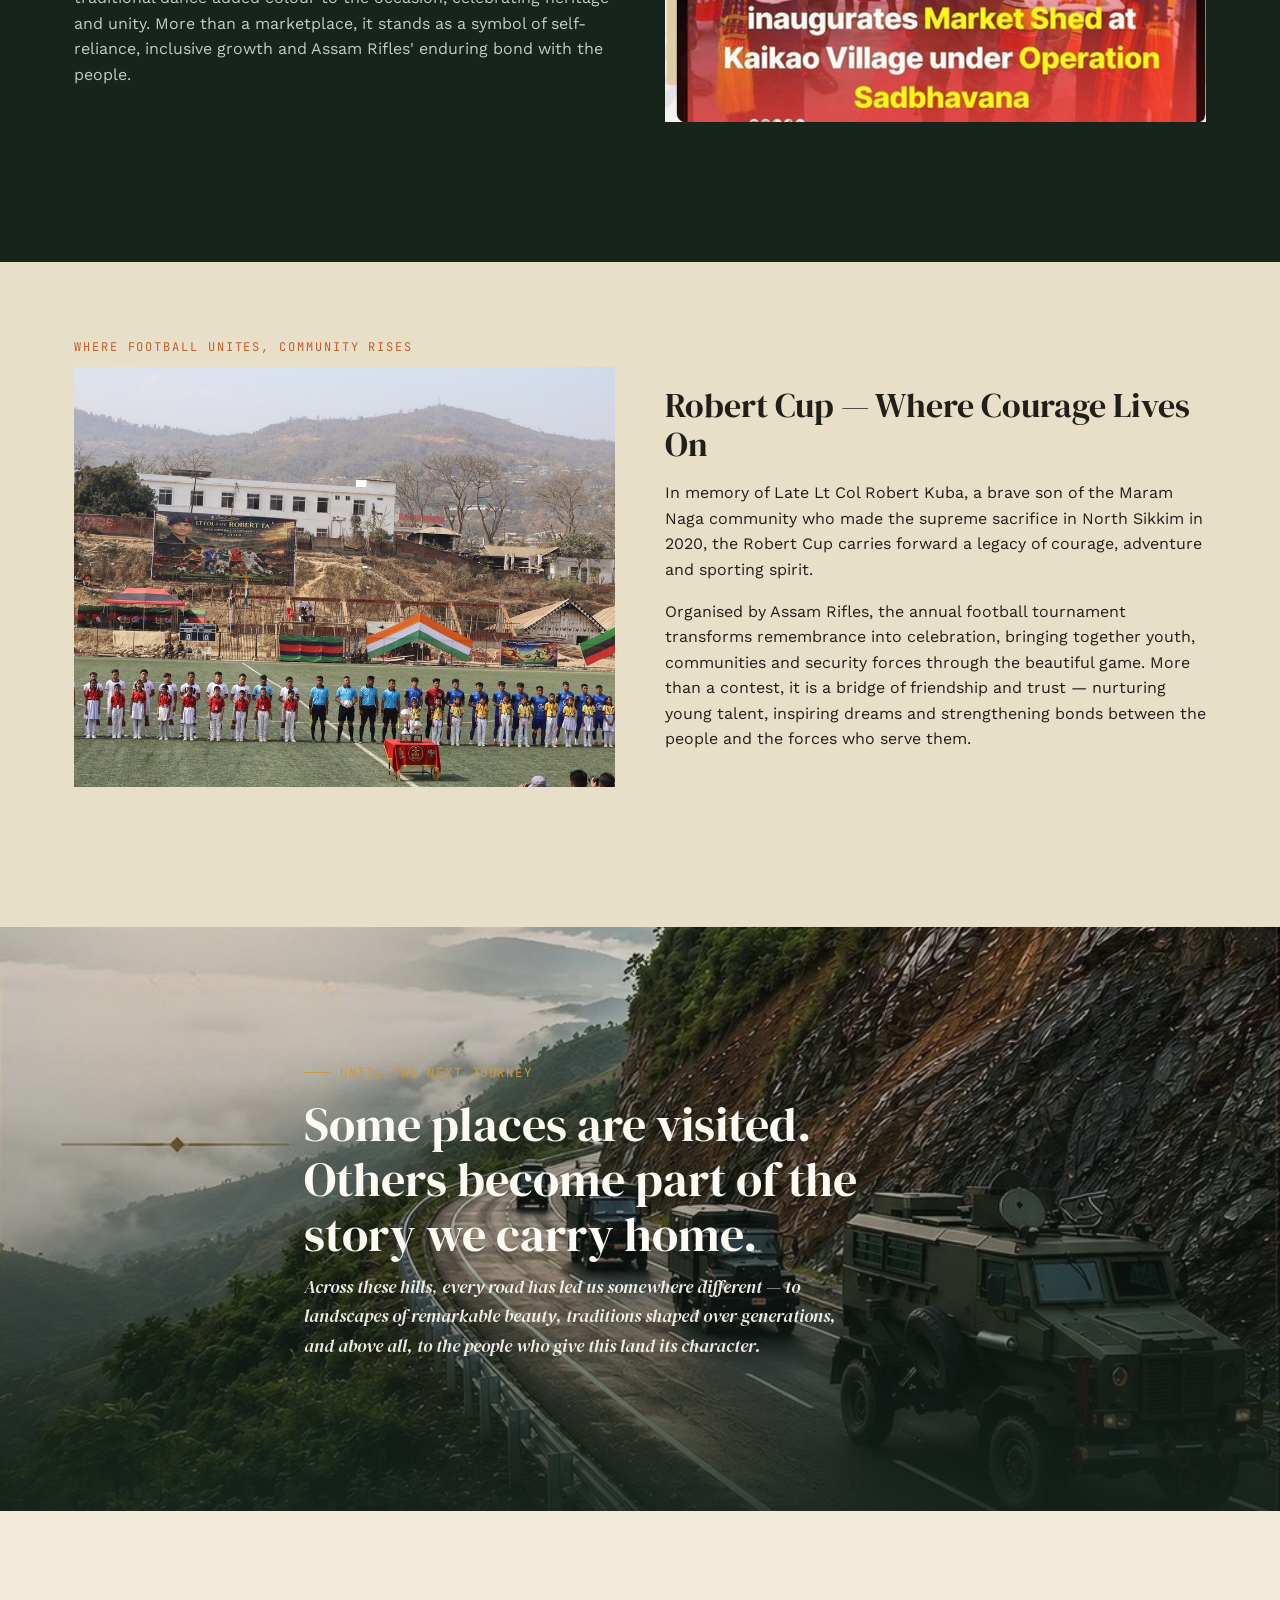
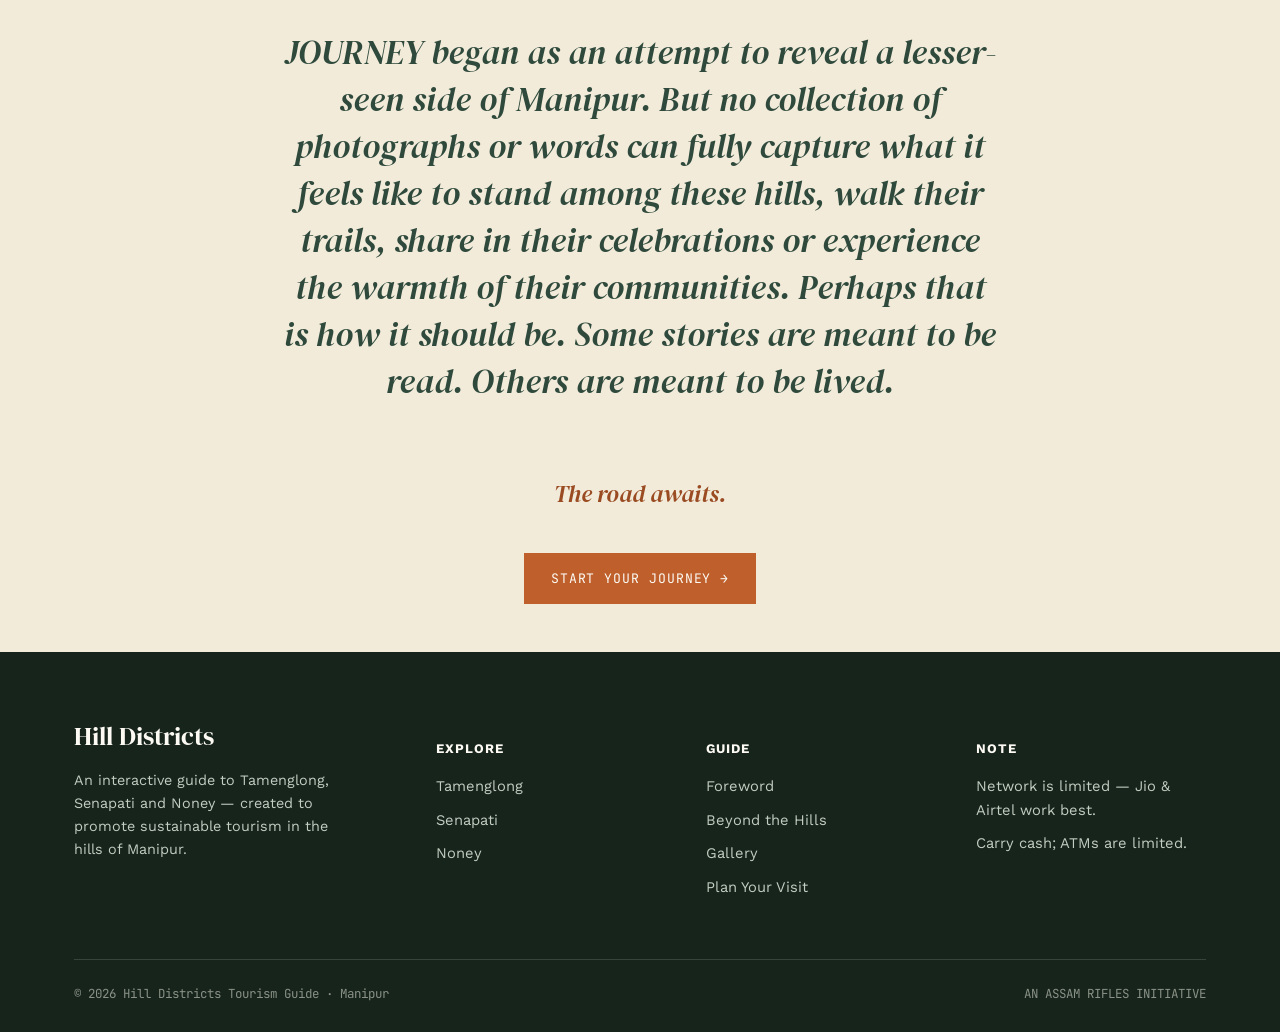
<file: beyond-the-hills.html>
<!DOCTYPE html>
<html lang="en">
<head>
<meta charset="UTF-8">
<meta name="viewport" content="width=device-width, initial-scale=1.0">
<title>Beyond the Hills — Assam Rifles Partnership | Hill Districts</title>
<meta name="description" content="Serving the land, standing with its people — Assam Rifles' community partnership across Tamenglong, Senapati and Noney.">
<link rel="stylesheet" href="css/style.css">
</head>
<body>

<header class="topbar">
  <div class="topbar-inner">
    <a href="index.html" class="brand"><span class="mark">HD</span> Hill Districts</a>
    <nav class="nav-links" id="navLinks">
      <a href="index.html">Home</a>
      <a href="about.html">Foreword</a>
      <a href="tamenglong.html">Tamenglong</a>
      <a href="senapati.html">Senapati</a>
      <a href="noney.html">Noney</a>
      <a href="beyond-the-hills.html" class="active">Beyond the Hills</a>
      <a href="gallery.html">Gallery</a>
      <a href="plan-your-visit.html">Plan Your Visit</a>
    </nav>
    <button class="nav-toggle" aria-label="Toggle navigation" aria-expanded="false"><span></span></button>
  </div>
</header>

<section class="hero">
  <div class="hero-media" style="background-image:url('images/beyond-hero.jpg'); background-position: center 30%;"></div>
  <div class="hero-content">
    <span class="hero-eyebrow" style="color: aliceblue;">Beyond the Journey</span>
    <h1>Serving the Land.<br>Standing with its People.</h1>
    <p class="lede">The story of these hills is also a story of relationships built over time.</p>
  </div>
</section>

<section class="section-tight">
  <div class="wrap">
    <div class="grid-2">
      <div>
        <span class="kicker">Beyond the Hills</span>
        <h2 class="section-title">A partnership that goes beyond security.</h2>
      </div>
      <div>
        <p class="section-intro">Across Tamenglong, Senapati and Noney, Assam Rifles has walked alongside communities — connecting through sport, education, healthcare, community initiatives and shared endeavour. The pages that follow offer a glimpse of that partnership.</p>
      </div>
    </div>
  </div>
</section>

<svg class="contour" viewBox="0 0 1200 40" preserveAspectRatio="none" aria-hidden="true"><path d="M0 20 Q50 5 100 20 T200 20 T300 20 T400 20 T500 20 T600 20 T700 20 T800 20 T900 20 T1000 20 T1100 20 T1200 20" fill="none" stroke="currentColor" stroke-width="1.5" opacity="0.45"/></svg>

<section class="section-parch2">
  <div class="wrap">
    <div class="feature">
      <div class="feature-media"><img src="images/beyond-orange-procurement.jpg" alt="Orange procurement initiative, Tamenglong" loading="lazy"></div>
      <div>
        <h3>Where Oranges Blossom, Hope Takes Root</h3>
        <p>In the verdant hills of Tamenglong, where orange orchards glow like little suns, Assam Rifles procured 1,082 kg of locally grown oranges, giving a gentle boost to local production. The initiative supported local farmers and families, creating a reliable market and generating income from their harvest.</p>
        <p>Beyond livelihood, it celebrated the region's indigenous produce and local culture, preserving traditions rooted in the land. Each orange thus became a symbol of hope, dignity and shared prosperity, strengthening Assam Rifles' enduring bond with the community.</p>
      </div>
    </div>

    <div class="feature reverse">
      <div class="feature-media"><img src="images/beyond-orange-procurement-2.jpg" alt="Governor of Manipur visiting orange orchard, Tamenglong" loading="lazy"></div>
      <div>
        <h4>A Symbolic Gesture</h4>
        <p>The Hon'ble Governor of Manipur, Shri Ajay Kumar Bhalla, was presented an orange plant by the District Administration, Tamenglong — a gesture connecting the region's leadership directly to the land, its farmers and its produce.</p>
      </div>
    </div>
  </div>
</section>

<section id="initiatives">
  <div class="wrap">
    <span class="kicker">Shielding Lives, Building Trust</span>
    <h2 class="section-title mb-40">Community initiatives across the hills.</h2>
    <div class="grid-3">
      <div class="spot-card">
        <img src="images/beyond-independence-day.jpg" alt="Independence Day celebration" loading="lazy">
        <div class="spot-body"><h4>Independence Day</h4><p>Community celebrations bringing villages and the forces together in shared national pride.</p></div>
      </div>
      <div class="spot-card">
        <img src="images/beyond-anti-terrorism-day.jpg" alt="Anti-Terrorism Day tribute" loading="lazy">
        <div class="spot-body"><h4>Anti-Terrorism Day</h4><p>A tribute to victims of violence and terror, observed with local schoolchildren and communities.</p></div>
      </div>
      <div class="spot-card">
        <img src="images/beyond-drone-training.jpg" alt="Drone training for local youth" loading="lazy">
        <div class="spot-body"><h4>Drone Training</h4><p>Introducing local youth to emerging technology and new skills for the future.</p></div>
      </div>
      <div class="spot-card">
        <img src="images/yoga.jpg" alt="Yoga training for local youth" loading="lazy">
        <div class="spot-body"><h4>Yoga Session</h4><p>Wellness outreach for the community.</p></div>
      </div>
      <div class="spot-card">
        <img src="images/flag-day.jpg" alt="National Flag Day" loading="lazy">
        <div class="spot-body"><h4>National Flag Day</h4><p>Honouring the nation together with local villages.</p></div>
      </div>
            <div class="spot-card">
        <img src="images/youth-skill-day.jpg" alt="Youth Skill Day" loading="lazy">
        <div class="spot-body"><h4>Youth Skill Day</h4><p>Building capability among the region's young people.</p></div>
      </div>
      <div class="spot-card">
        <img src="images/medical-camp.jpg" alt="Medical Camp" loading="lazy">
        <div class="spot-body"><h4>Medical Camp</h4><p>Healthcare access for remote communities.</p></div>
      </div>
      <div class="spot-card">
        <img src="images/tree-plantation.jpg" alt="Tree Plantation" loading="lazy">
        <div class="spot-body"><h4>Tree Plantation</h4><p>Environmental initiatives supporting the hills' ecology.</p></div>
      </div>
      <div class="spot-card">
        <img src="images/trekking.jpg" alt="Trekking Photo" loading="lazy">
        <div class="spot-body"><h4>Trekking</h4><p>Joint expeditions building trust through shared adventure.</p></div>
      </div>
      <!-- <div class="spot-card">
        <img src="images/childrens-day.jpg" alt="Children's Day" loading="lazy">
        <div class="spot-body"><h4>Children's Day</h4><p>Celebrating and investing in the region's youngest residents.</p></div>
      </div>
      <div class="spot-card">
        <img src="images/sports-outreach.jpg" alt="Sports and Outreach" loading="lazy">
        <div class="spot-body"><h4>Sports &amp; Outreach</h4><p>Sustained engagement building lasting community bonds.</p></div>
      </div> -->

    </div>

  </div>
</section>

<svg class="contour flip" viewBox="0 0 1200 40" preserveAspectRatio="none" aria-hidden="true" style="color:var(--canopy);"><path d="M0 20 Q50 5 100 20 T200 20 T300 20 T400 20 T500 20 T600 20 T700 20 T800 20 T900 20 T1000 20 T1100 20 T1200 20" fill="none" stroke="currentColor" stroke-width="1.5" opacity="0.45"/></svg>

<section class="section-alt">
  <div class="wrap">
    <span class="kicker">Operation Sadbhavana</span>
    <h2 class="section-title text-white mb-40">Connecting Communities</h2>

    <div class="feature">
      <div class="feature-media"><img src="images/beyond-library.jpg" alt="Indigenous Library and Resource Centre, Tamenglong" loading="lazy"></div>
      <div>
        <h3 style="color:var(--white);">Where Heritage Meets Young Minds</h3>
        <p style="color:var(--mist);">On 08 January 2025, Assam Rifles, under Operation Sadbhavana, opened an Indigenous Library and Resource Centre at Zeliangrong Evangelistic Fellowship, Gospel Centre, Tamenglong. More than a library, it is a bridge between heritage and young minds — preserving the rich knowledge, traditions and voices of Northeast India through books and study materials.</p>
        <p style="color:var(--mist);">Witnessed by nearly 200 locals, youth and children, the initiative reflects Assam Rifles' enduring commitment to nurturing education, intellectual growth and a brighter, culturally rooted future for the people.</p>
      </div>
    </div>

    <div class="feature reverse">
      <div class="feature-media"><img src="images/market-shed.jpg" alt="Market shed inauguration, Kaikao Village, Tamenglong" loading="lazy"></div>
      <div>
        <h3 style="color:var(--white);">A Market of Hope, A Future of Promise</h3>
        <p style="color:var(--mist);">On 13 December 2025, Assam Rifles, under Operation Sadbhavana, handed over a market shed at Kaikao Village, Tamenglong — turning infrastructure into opportunity. Built to nurture sustainable livelihoods, it offers local vendors and women entrepreneurs a stronger platform to earn, grow and dream.</p>
        <p style="color:var(--mist);">Amid the warmth of villagers, community leaders and youth, traditional dance added colour to the occasion, celebrating heritage and unity. More than a marketplace, it stands as a symbol of self-reliance, inclusive growth and Assam Rifles' enduring bond with the people.</p>
      </div>
    </div>
  </div>
</section>

<section class="section-parch2">
  <div class="wrap">
    <span class="kicker">Where Football Unites, Community Rises</span>
    <div class="feature">
      <div class="feature-media"><img src="images/beyond-robert-cup.jpg" alt="Robert Cup football tournament" loading="lazy"></div>
      <div>
        <h3>Robert Cup — Where Courage Lives On</h3>
        <p>In memory of Late Lt Col Robert Kuba, a brave son of the Maram Naga community who made the supreme sacrifice in North Sikkim in 2020, the Robert Cup carries forward a legacy of courage, adventure and sporting spirit.</p>
        <p>Organised by Assam Rifles, the annual football tournament transforms remembrance into celebration, bringing together youth, communities and security forces through the beautiful game. More than a contest, it is a bridge of friendship and trust — nurturing young talent, inspiring dreams and strengthening bonds between the people and the forces who serve them.</p>
      </div>
    </div>
  </div>
</section>

<section class="hero small">
  <div class="hero-media" style="background-image:url('images/beyond-closing.jpg'); background-position:center 35%;"></div>
  <div class="hero-content" style="max-width:720px;">
    <span class="hero-eyebrow">Until the Next Journey</span>
    <h1 style="font-size:clamp(2rem,5vw,3rem);">Some places are visited.<br>Others become part of the story we carry home.</h1>
    <p class="lede">Across these hills, every road has led us somewhere different — to landscapes of remarkable beauty, traditions shaped over generations, and above all, to the people who give this land its character.</p>
  </div>
</section>

<section class="section-tight">
  <div class="wrap center">
    <div class="pull-quote">
      <p>JOURNEY began as an attempt to reveal a lesser-seen side of Manipur. But no collection of photographs or words can fully capture what it feels like to stand among these hills, walk their trails, share in their celebrations or experience the warmth of their communities. Perhaps that is how it should be. Some stories are meant to be read. Others are meant to be lived.</p>
    </div>
    <p style="font-family:var(--font-display); font-size:1.5rem; color:var(--rust-dark); font-style:italic;">The road awaits.</p>
    <div class="mt-40">
      <a href="plan-your-visit.html" class="btn btn-solid">Start Your Journey →</a>
    </div>
  </div>
</section>

<footer>
  <div class="wrap">
    <div class="footer-grid">
      <div>
        <div class="footer-brand">Hill Districts</div>
        <p style="font-size:.9rem; max-width:280px;">An interactive guide to Tamenglong, Senapati and Noney — created to promote sustainable tourism in the hills of Manipur.</p>
      </div>
      <div><h5>Explore</h5><ul><li><a href="tamenglong.html">Tamenglong</a></li><li><a href="senapati.html">Senapati</a></li><li><a href="noney.html">Noney</a></li></ul></div>
      <div><h5>Guide</h5><ul><li><a href="about.html">Foreword</a></li><li><a href="beyond-the-hills.html">Beyond the Hills</a></li><li><a href="gallery.html">Gallery</a></li><li><a href="plan-your-visit.html">Plan Your Visit</a></li></ul></div>
      <div><h5>Note</h5><ul><li>Network is limited — Jio &amp; Airtel work best.</li><li>Carry cash; ATMs are limited.</li></ul></div>
    </div>
    <div class="footer-bottom">
      <span>© 2026 Hill Districts Tourism Guide · Manipur</span>
      <span>AN ASSAM RIFLES INITIATIVE</span>
    </div>
  </div>
</footer>

<script src="js/main.js"></script>
</body>
</html>
</file>
<file: css/style.css>
/* ============================================================
   HILL DISTRICTS — Tamenglong · Senapati · Noney
   Design system
   ============================================================ */

@import url('https://fonts.googleapis.com/css2?family=DM+Serif+Display:ital@0;1&family=Work+Sans:wght@300;400;500;600;700&family=JetBrains+Mono:wght@400;500&display=swap');

:root{
  --moss: #2F4A3C;
  --moss-light: #4A6B57;
  --canopy: #16241C;
  --parchment: #F2EBDA;
  --parchment-dim: #E8DFC8;
  --rust: #BE5F2C;
  --rust-dark: #9A4B22;
  --mist: #C3CDC1;
  --ink: #211F1A;
  --gold: #C79A44;
  --white: #FCFAF3;

  --font-display: 'DM Serif Display', Georgia, serif;
  --font-body: 'Work Sans', -apple-system, sans-serif;
  --font-mono: 'JetBrains Mono', monospace;

  --max-w: 1180px;
  --radius: 2px;
}

*, *::before, *::after{ box-sizing: border-box; }

html{ scroll-behavior: smooth; }

@media (prefers-reduced-motion: reduce){
  html{ scroll-behavior: auto; }
  *{ animation-duration: 0.01ms !important; animation-iteration-count: 1 !important; transition-duration: 0.01ms !important; }
}

body{
  margin:0;
  font-family: var(--font-body);
  background: var(--parchment);
  color: var(--ink);
  line-height: 1.6;
  font-size: 16px;
  -webkit-font-smoothing: antialiased;
}

img{ max-width:100%; display:block; }
a{ color: inherit; text-decoration: none; }
h1,h2,h3,h4{ font-family: var(--font-display); font-weight:400; margin:0 0 .5em; line-height:1.15; }
p{ margin:0 0 1em; }
ul{ margin:0; padding:0; list-style:none; }

.wrap{ max-width: var(--max-w); margin:0 auto; padding: 0 24px; }

:focus-visible{
  outline: 3px solid var(--rust);
  outline-offset: 3px;
}

/* ---------------- Topbar ---------------- */
.topbar{
  position: sticky; top:0; z-index: 100;
  background: var(--parchment);
  border-bottom: 1px solid rgba(33,31,26,.12);
}
.topbar-inner{
  display:flex; align-items:center; justify-content:space-between;
  padding: 14px 24px;
  max-width: var(--max-w); margin:0 auto;
}
.brand{
  display:flex; align-items:center; gap:10px;
  font-family: var(--font-display);
  font-size: 1.25rem;
  letter-spacing: .01em;
}
.brand .mark{
  width: 30px; height:30px; border-radius:50%;
  border: 1.5px solid var(--moss);
  display:flex; align-items:center; justify-content:center;
  font-family: var(--font-mono); font-size:.6rem; color:var(--moss);
}
.nav-links{
  display:flex; gap: 19px;
  font-size: .82rem; font-weight:500;
  text-transform: uppercase; letter-spacing:.04em;
}
.nav-links a{
  padding: 4px 2px; border-bottom: 2px solid transparent;
  transition: border-color .2s ease, color .2s ease;
}
.nav-links a:hover, .nav-links a.active{ border-color: var(--rust); color: var(--rust-dark); }

.nav-toggle{
  display:none;
  background:none; border:1px solid var(--moss); border-radius: var(--radius);
  width:42px; height:38px; cursor:pointer;
  position: relative;
}
.nav-toggle span, .nav-toggle span::before, .nav-toggle span::after{
  content:''; position:absolute; left:10px; right:10px; height:2px; background: var(--moss);
}
.nav-toggle span{ top:50%; transform: translateY(-50%); }
.nav-toggle span::before{ top:-7px; }
.nav-toggle span::after{ top:7px; }

@media (max-width: 1040px){
  .nav-links{
    position:fixed; inset: 62px 0 0 0; background: var(--parchment);
    flex-direction:column; gap:0; padding: 10px 24px 30px;
    transform: translateY(-8px); opacity:0; pointer-events:none;
    transition: opacity .2s ease, transform .2s ease;
    border-top: 1px solid rgba(33,31,26,.12);
  }
  .nav-links.open{ opacity:1; pointer-events:auto; transform: translateY(0); }
  .nav-links a{ padding: 16px 0; border-bottom: 1px solid rgba(33,31,26,.1); width:100%; }
  .nav-toggle{ display:block; }
}

/* ---------------- Hero ---------------- */
.hero{
  position:relative;
  min-height: 78vh;
  display:flex; align-items:flex-end;
  color: var(--white);
  overflow:hidden;
}
.hero-media{
  position:absolute; inset:0;
  background-size: cover; background-position: center;
}
.hero-media::after{
  content:''; position:absolute; inset:0;
  background: linear-gradient(180deg, rgba(22,36,28,.15) 0%, rgba(22,36,28,.35) 55%, rgba(22,36,28,.88) 100%);
}
.hero-content{ position:relative; z-index:2; padding: 60px 24px 56px; max-width: var(--max-w); margin:0 auto; width:100%; }
.hero-eyebrow{
  font-family: var(--font-mono); font-size:.78rem; letter-spacing:.14em; text-transform:uppercase;
  color: var(--gold); margin-bottom: 14px; display:flex; align-items:center; gap:10px;
}
.hero-eyebrow::before{ content:''; width:26px; height:1px; background: var(--gold); display:inline-block; }
.hero h1{ font-size: clamp(2.6rem, 7vw, 5rem); margin-bottom:.2em; }
.hero .lede{ font-size: 1.15rem; max-width: 560px; font-style: italic; opacity:.92; font-family: var(--font-display); }

.hero.small{ min-height: 48vh; }

/* ---------------- Stamp badge (signature element) ---------------- */
.stamp{
  position:absolute; top: 34px; right: 34px; z-index:3;
  width: 108px; height:108px; border-radius:50%;
  border: 1.5px dashed rgba(252,250,243,.8);
  display:flex; align-items:center; justify-content:center;
  text-align:center; transform: rotate(-8deg);
  font-family: var(--font-mono); font-size:.62rem; letter-spacing:.08em;
  color: var(--white); text-transform:uppercase; line-height:1.5;
  padding: 8px;
}
@media (max-width:640px){ .stamp{ width:82px; height:82px; font-size:.52rem; top:20px; right:20px; } }

/* ---------------- Contour divider (signature motif) ---------------- */
.contour{
  width:100%; height:34px; display:block;
  color: var(--moss);
}
.contour.flip{ transform: scaleY(-1); }
.section-alt .contour{ color: var(--canopy); }

/* ---------------- Section base ---------------- */
section{ padding: 76px 0; }
.section-tight{ padding: 48px 0; }
.section-alt{ background: var(--canopy); color: var(--parchment); }
.section-alt h2, .section-alt h3{ color: var(--white); }
.section-parch2{ background: var(--parchment-dim); }

.kicker{
  font-family: var(--font-mono); font-size:.75rem; letter-spacing:.16em; text-transform:uppercase;
  color: var(--rust); margin-bottom: 10px; display:block;
}
.section-alt .kicker{ color: var(--gold); }

h2.section-title{ font-size: clamp(1.9rem, 4vw, 2.8rem); max-width: 720px; }
.section-intro{ max-width: 640px; color: #40453f; }
.section-alt .section-intro{ color: var(--mist); }

/* ---------------- Anchor sub-nav (per district page) ---------------- */
.subnav{
  position: sticky; top: 61px; z-index: 90;
  background: var(--moss); color: var(--white);
  overflow-x:auto; white-space:nowrap;
  -ms-overflow-style:none; scrollbar-width:none;
}
.subnav::-webkit-scrollbar{ display:none; }
.subnav-inner{ display:flex; gap: 4px; padding: 0 24px; max-width: var(--max-w); margin:0 auto; }
.subnav a{
  display:inline-block; padding: 13px 16px; font-size:.82rem;
  text-transform:uppercase; letter-spacing:.07em; font-weight:500;
  border-bottom: 2px solid transparent;
  opacity:.82;
}
.subnav a:hover{ opacity:1; border-color: var(--gold); }

/* ---------------- At-a-glance tag block ---------------- */
.tag-block{
  background: var(--white);
  border: 1px solid rgba(33,31,26,.14);
  padding: 28px 26px;
  position:relative;
}
.tag-block::before{
  content:''; position:absolute; left:-1px; top:22px; bottom:22px; width:4px; background: var(--rust);
}
.tag-block h3{ font-size:1.05rem; text-transform:uppercase; letter-spacing:.08em; font-family:var(--font-body); font-weight:700; margin-bottom:18px; }
.tag-rows{ display:grid; gap:10px; }
.tag-row{ display:flex; justify-content:space-between; gap:16px; font-size:.92rem; border-bottom:1px dotted rgba(33,31,26,.18); padding-bottom:8px; }
.tag-row dt{ color:#6b6a60; }
.tag-row dd{ margin:0; font-family: var(--font-mono); font-size:.85rem; text-align:right; }

/* ---------------- Grid layouts ---------------- */
.grid-2{ display:grid; grid-template-columns: 1.1fr .9fr; gap: 48px; align-items:start; }
.grid-3{ display:grid; grid-template-columns: repeat(3,1fr); gap: 28px; }
.grid-4{ display:grid; grid-template-columns: repeat(4,1fr); gap: 20px; }
@media (max-width: 900px){
  .grid-2{ grid-template-columns: 1fr; gap: 30px; }
  .grid-3{ grid-template-columns: repeat(2,1fr); }
  .grid-4{ grid-template-columns: repeat(2,1fr); }
}
@media (max-width: 560px){
  .grid-3{ grid-template-columns: 1fr; }
  .grid-4{ grid-template-columns: 1fr 1fr; }
}

/* ---------------- Spot card (attraction) ---------------- */
.spot-card{ background: var(--white); border:1px solid rgba(33,31,26,.12); overflow:hidden; }
.spot-card img{ width:100%; aspect-ratio: 4/3; object-fit:cover; }
.spot-card .spot-body{ padding: 18px 20px 22px; }
.spot-card h4{ font-size:1.25rem; margin-bottom:6px; }
.spot-tags{ font-size:.78rem; color: var(--rust-dark); font-family: var(--font-mono); margin-bottom:10px; line-height:1.5; }
.spot-meta{ font-size:.82rem; color:#5c6058; display:flex; gap:8px; align-items:baseline; border-top:1px dotted rgba(33,31,26,.16); padding-top:10px; margin-top:10px; }
.spot-meta .dist{ font-weight:600; color: var(--moss); }

/* ---------------- Editorial image + text ---------------- */
.feature{ display:grid; grid-template-columns: 1fr 1fr; gap:50px; align-items:center; margin-bottom: 64px; }
.feature.reverse .feature-media{ order:2; }
.feature-media img{ width:100%; aspect-ratio: 4/3.1; object-fit:cover; }
.feature h3{ font-size: clamp(1.5rem,3vw,2.1rem); }
@media (max-width:860px){
  .feature, .feature.reverse .feature-media{ order:0; }
  .feature{ grid-template-columns:1fr; gap:22px; }
}

/* ---------------- Pull quote ---------------- */
.pull-quote{
  max-width: 760px; margin: 0 auto; text-align:center;
  padding: 70px 24px;
}
.pull-quote p{
  font-family: var(--font-display); font-style:italic;
  font-size: clamp(1.4rem, 3.2vw, 2.1rem); line-height:1.4; color: var(--moss);
  margin:0;
}
.pull-quote .quote-mark{ font-family: var(--font-display); font-size:3rem; color: var(--gold); line-height:0; display:block; margin-bottom:14px; }

/* ---------------- List / itinerary ---------------- */
.itinerary{ counter-reset: step; display:grid; gap:0; }
.itinerary li{
  counter-increment: step;
  display:grid; grid-template-columns: 52px 1fr; gap:18px;
  padding: 16px 0; border-bottom:1px solid rgba(252,250,243,.15);
  font-size:.95rem;
}
.itinerary li::before{
  content: counter(step, decimal-leading-zero);
  font-family: var(--font-mono); color: var(--gold); font-size:.95rem; align-self:start; padding-top:2px;
}
.section-alt .itinerary li{ border-color: rgba(252,250,243,.15); }
:not(.section-alt) .itinerary li{ border-color: rgba(33,31,26,.14); }

/* ---------------- Checklist ---------------- */
.checklist{ display:grid; gap:10px; }
.checklist li{ padding-left: 26px; position:relative; font-size:.95rem; }
.checklist li::before{ content:'—'; position:absolute; left:0; color: var(--rust); }
.section-alt .checklist li::before{ color: var(--gold); }

/* ---------------- Info card grid (churches, stay, etc.) ---------------- */
.info-card{ background:var(--white); border:1px solid rgba(33,31,26,.12); padding:22px; }
.info-card h4{ font-size:1.15rem; margin-bottom:8px; }
.info-card p{ font-size:.92rem; color:#4a4d45; margin-bottom:0; }

/* ---------------- Gallery grid ---------------- */
.gallery-grid{ column-count:4; column-gap: 14px; }
.gallery-grid img{ width:100%; margin-bottom:14px; border:1px solid rgba(33,31,26,.1); }
.gallery-grid figure{ margin:0 0 14px; break-inside:avoid; }
.gallery-grid figcaption{ font-size:.72rem; font-family:var(--font-mono); color:#5c6058; padding-top:6px; }
@media (max-width:900px){ .gallery-grid{ column-count:3; } }
@media (max-width:640px){ .gallery-grid{ column-count:2; } }

.filter-bar{ display:flex; flex-wrap:wrap; gap:10px; margin-bottom: 34px; }
.filter-btn{
  font-family: var(--font-mono); font-size:.78rem; text-transform:uppercase; letter-spacing:.06em;
  padding: 9px 16px; border:1px solid var(--moss); background:transparent; color: var(--moss);
  cursor:pointer; border-radius: 999px;
}
.filter-btn.active, .filter-btn:hover{ background: var(--moss); color: var(--white); }

/* ---------------- District picker (home) ---------------- */
.district-picker{ display:grid; grid-template-columns: repeat(3,1fr); gap:22px; }
.district-card{
  position:relative; aspect-ratio: 3/4; overflow:hidden;
  background-size:cover; background-position:center;
  display:flex; flex-direction:column; justify-content:flex-end;
  padding: 26px; color: var(--white);
}
.district-card::after{
  content:''; position:absolute; inset:0;
  background: linear-gradient(180deg, rgba(22,36,28,0) 35%, rgba(22,36,28,.92) 100%);
  z-index:0;
}
.district-card > *{ position:relative; z-index:1; }
.district-card .num{ font-family: var(--font-mono); font-size:.75rem; color: var(--gold); letter-spacing:.1em; margin-bottom:8px; }
.district-card h3{ font-size:1.9rem; margin-bottom:6px; }
.district-card p{ font-size:.88rem; opacity:.88; margin-bottom:14px; }
.district-card .go{ font-family:var(--font-mono); font-size:.78rem; text-transform:uppercase; letter-spacing:.08em; border-bottom:1px solid var(--gold); padding-bottom:3px; display:inline-block; width:fit-content; }
@media (max-width:860px){ .district-picker{ grid-template-columns:1fr; } .district-card{ aspect-ratio: 16/10; } }

/* ---------------- Buttons ---------------- */
.btn{
  display:inline-flex; align-items:center; gap:10px;
  font-family: var(--font-mono); font-size:.82rem; text-transform:uppercase; letter-spacing:.07em;
  padding: 14px 26px; border: 1.5px solid currentColor;
  transition: background .2s ease, color .2s ease;
}
.btn-solid{ background: var(--rust); border-color: var(--rust); color: var(--white); }
.btn-solid:hover{ background: var(--rust-dark); border-color: var(--rust-dark); }
.btn-outline{ color: var(--moss); }
.btn-outline:hover{ background: var(--moss); color: var(--white); }
.section-alt .btn-outline{ color: var(--white); }
.section-alt .btn-outline:hover{ background: var(--white); color: var(--canopy); }

/* ---------------- Stat strip ---------------- */
.stat-strip{ display:grid; grid-template-columns: repeat(4,1fr); border-top:1px solid rgba(252,250,243,.18); border-bottom:1px solid rgba(252,250,243,.18); }
.stat-strip div{ padding: 26px 20px; border-right:1px solid rgba(252,250,243,.18); }
.stat-strip div:last-child{ border-right:none; }
.stat-strip .n{ font-family: var(--font-display); font-size:2rem; color: var(--gold); display:block; }
.stat-strip .l{ font-size:.78rem; text-transform:uppercase; letter-spacing:.06em; color: var(--mist); }
@media (max-width:700px){ .stat-strip{ grid-template-columns: repeat(2,1fr); } .stat-strip div{ border-bottom:1px solid rgba(252,250,243,.18); } }

/* ---------------- Footer ---------------- */
footer{ background: var(--canopy); color: var(--mist); padding: 64px 0 28px; }
.footer-grid{ display:grid; grid-template-columns: 1.4fr 1fr 1fr 1fr; gap: 40px; margin-bottom: 50px; }
.footer-grid h5{ color: var(--white); font-family: var(--font-body); font-size:.82rem; text-transform:uppercase; letter-spacing:.08em; margin-bottom:16px; }
.footer-grid ul li{ margin-bottom:10px; font-size:.92rem; }
.footer-grid ul li a:hover{ color: var(--gold); }
.footer-brand{ font-family: var(--font-display); font-size:1.6rem; color: var(--white); margin-bottom:12px; }
.footer-bottom{ display:flex; justify-content:space-between; flex-wrap:wrap; gap:12px; font-size:.78rem; padding-top:24px; border-top:1px solid rgba(252,250,243,.14); font-family: var(--font-mono); color:#8a9186; }
@media (max-width:760px){ .footer-grid{ grid-template-columns: 1fr 1fr; } }

/* ---------------- Utility ---------------- */
.center{ text-align:center; }
.mt-40{ margin-top:40px; }
.mb-40{ margin-bottom:40px; }
.text-white{ color:var(--white); }
</file>
